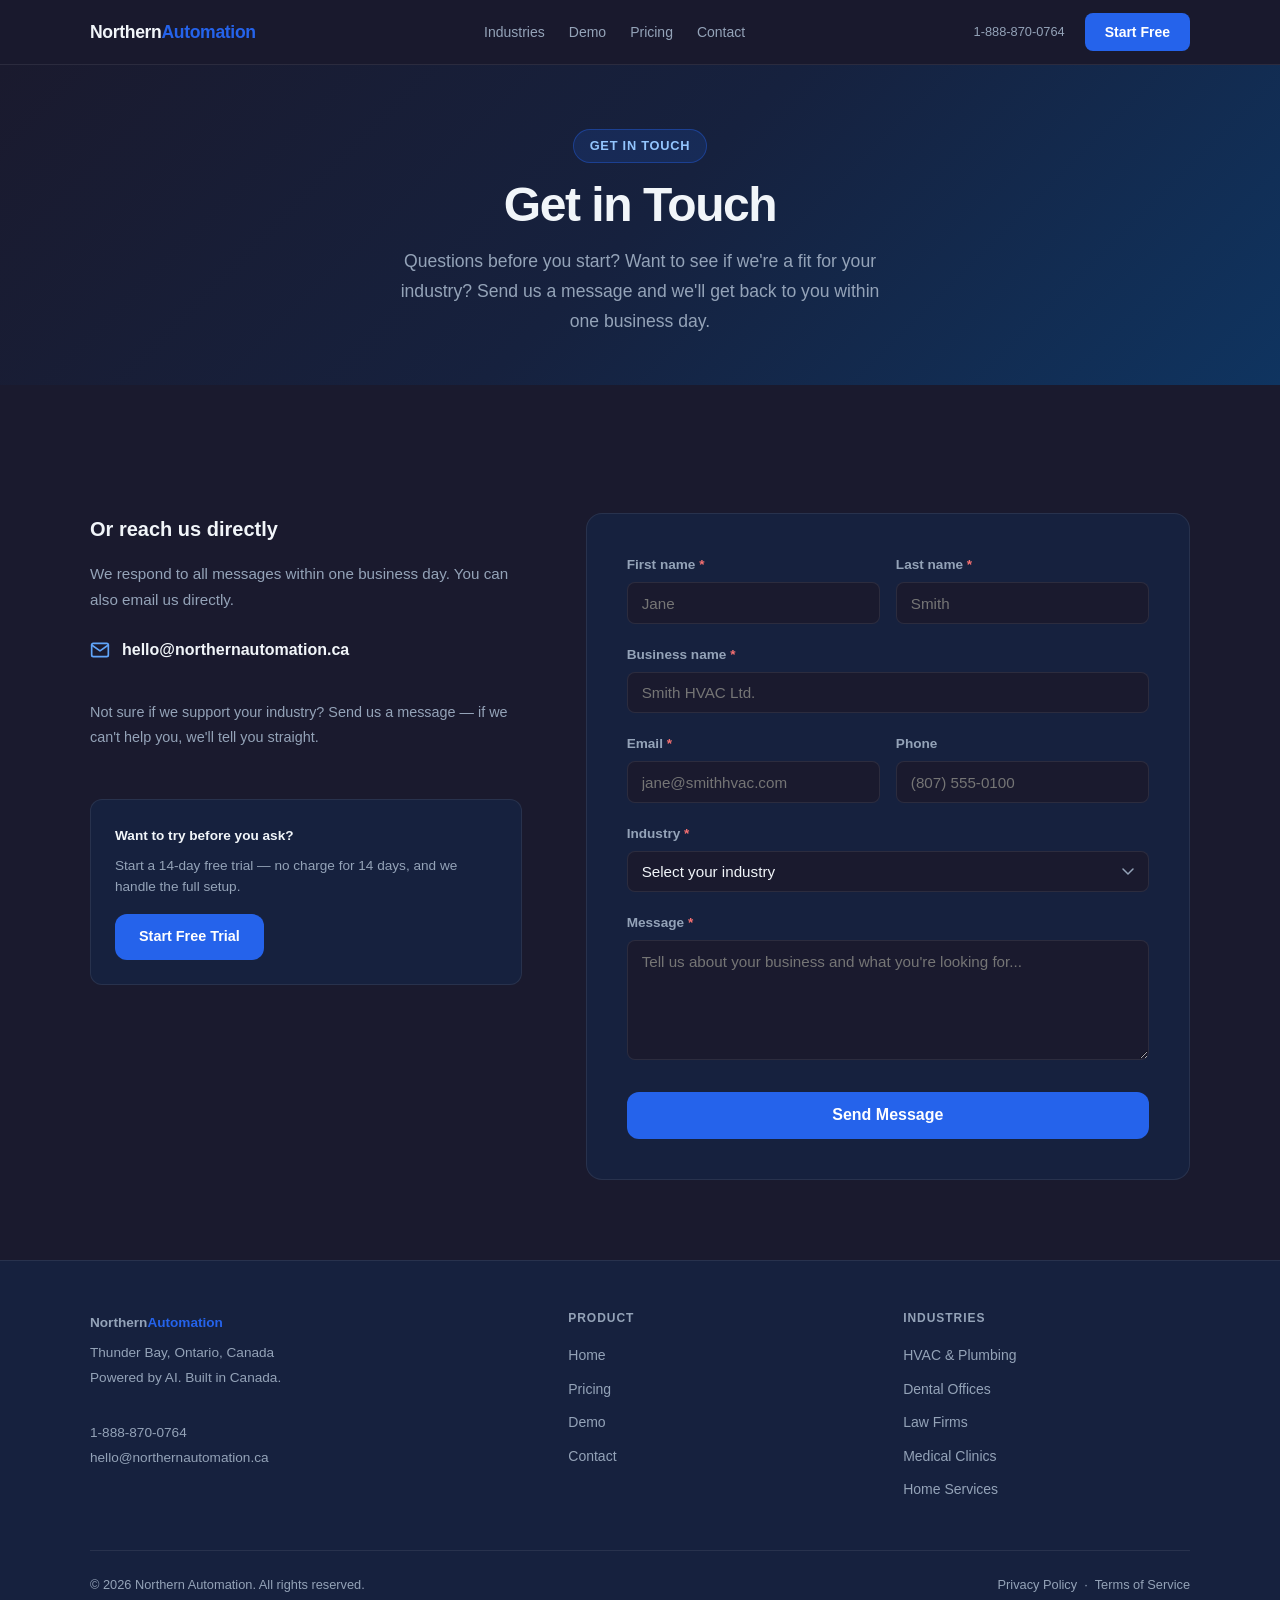
<file: contact.html>
<!DOCTYPE html>
<html lang="en">
<head>
  <meta charset="UTF-8">
  <meta name="viewport" content="width=device-width, initial-scale=1.0">
  <title>Contact — Northern Automation</title>
  <meta name="description" content="Get in touch with Northern Automation. Talk to us about AI receptionist for your service business, or ask any questions before you start your free trial.">

  <link rel="icon" type="image/svg+xml" href="/favicon.svg">
  <link rel="canonical" href="https://northernautomation.ca/contact">

  <!-- Open Graph -->
  <meta property="og:type" content="website">
  <meta property="og:url" content="https://northernautomation.ca/contact">
  <meta property="og:title" content="Contact — Northern Automation">
  <meta property="og:description" content="Talk to us about AI receptionist for your service business, or ask any questions before you start your free trial.">
  <meta property="og:site_name" content="Northern Automation">
  <meta property="og:locale" content="en_CA">

  <!-- Twitter Card -->
  <meta name="twitter:card" content="summary">
  <meta name="twitter:title" content="Contact — Northern Automation">
  <meta name="twitter:description" content="Talk to us about AI receptionist for your service business, or ask any questions before you start your free trial.">

  <link rel="stylesheet" href="/styles.css">
  <script defer data-domain="northernautomation.ca" src="https://analytics.northernautomation.ca/js/script.tagged-events.outbound-links.js"></script>
</head>
<body>

  <div id="nav"></div>

  <!-- ══════════════════════════════════════════
       CONTACT HERO
  ══════════════════════════════════════════ -->
  <section style="background: linear-gradient(135deg, var(--bg) 0%, var(--bg2) 50%, var(--bg3) 100%); padding: 4rem 2rem 3rem; text-align: center;">
    <div class="container">
      <div class="badge-blue">Get in Touch</div>
      <h1 style="font-size: clamp(2rem, 5vw, 3rem); font-weight: 800; letter-spacing: -0.03em; line-height: 1.1; margin: 1rem 0 1rem;">Get in Touch</h1>
      <p style="font-size: 1.1rem; color: var(--muted); max-width: 500px; margin: 0 auto; line-height: 1.7;">Questions before you start? Want to see if we're a fit for your industry? Send us a message and we'll get back to you within one business day.</p>
    </div>
  </section>

  <!-- ══════════════════════════════════════════
       CONTACT FORM + INFO
  ══════════════════════════════════════════ -->
  <section class="contact-section">
    <div class="container">
      <div class="contact-grid">

        <!-- Left: contact info -->
        <div class="contact-info">
          <h3>Or reach us directly</h3>
          <p>We respond to all messages within one business day. You can also email us directly.</p>

          <div class="contact-detail">
            <svg viewBox="0 0 24 24"><path d="M4 4h16c1.1 0 2 .9 2 2v12c0 1.1-.9 2-2 2H4c-1.1 0-2-.9-2-2V6c0-1.1.9-2 2-2z"/><polyline points="22,6 12,13 2,6"/></svg>
            <a href="mailto:hello@northernautomation.ca">hello@northernautomation.ca</a>
          </div>

          <br>
          <p style="font-size: 0.9rem; color: var(--muted); line-height: 1.7;">Not sure if we support your industry? Send us a message — if we can't help you, we'll tell you straight.</p>

          <br>
          <div style="background: var(--bg2); border: 1px solid var(--border); border-radius: var(--radius); padding: 1.5rem;">
            <p style="font-size: 0.85rem; font-weight: 700; color: var(--text); margin-bottom: 0.5rem;">Want to try before you ask?</p>
            <p style="font-size: 0.85rem; color: var(--muted); margin-bottom: 1rem; line-height: 1.6;">Start a 14-day free trial — no charge for 14 days, and we handle the full setup.</p>
            <a href="https://webhook.northernautomation.ca/webhook/checkout?plan=growth-monthly"
               class="btn-primary"
               style="font-size: 0.9rem; padding: 0.7rem 1.5rem;"
               data-plausible-event-name="CTA Click">Start Free Trial</a>
          </div>
        </div>

        <!-- Right: form -->
        <div class="contact-form-card">
          <!-- Success state (hidden by default) -->
          <div id="formSuccess" style="display:none; text-align:center; padding: 2rem 0;">
            <div style="font-size: 3rem; margin-bottom: 1rem;">✓</div>
            <h3 style="font-size: 1.25rem; font-weight: 700; margin-bottom: 0.5rem;">Message sent.</h3>
            <p style="color: var(--muted); font-size: 0.95rem; line-height: 1.6;">We'll get back to you within one business day.<br>If it's urgent, email us at <a href="mailto:hello@northernautomation.ca" style="color: #60a5fa; text-decoration: none;">hello@northernautomation.ca</a>.</p>
          </div>

          <!-- Form -->
          <form id="contactForm" novalidate>
            <div class="form-row">
              <div class="form-group">
                <label class="form-label" for="firstName">First name <span style="color:var(--red);">*</span></label>
                <input type="text" id="firstName" name="firstName" class="form-input" placeholder="Jane" required autocomplete="given-name">
              </div>
              <div class="form-group">
                <label class="form-label" for="lastName">Last name <span style="color:var(--red);">*</span></label>
                <input type="text" id="lastName" name="lastName" class="form-input" placeholder="Smith" required autocomplete="family-name">
              </div>
            </div>

            <div class="form-group">
              <label class="form-label" for="businessName">Business name <span style="color:var(--red);">*</span></label>
              <input type="text" id="businessName" name="businessName" class="form-input" placeholder="Smith HVAC Ltd." required autocomplete="organization">
            </div>

            <div class="form-row">
              <div class="form-group">
                <label class="form-label" for="email">Email <span style="color:var(--red);">*</span></label>
                <input type="email" id="email" name="email" class="form-input" placeholder="jane@smithhvac.com" required autocomplete="email">
              </div>
              <div class="form-group">
                <label class="form-label" for="phone">Phone</label>
                <input type="tel" id="phone" name="phone" class="form-input" placeholder="(807) 555-0100" autocomplete="tel">
              </div>
            </div>

            <div class="form-group">
              <label class="form-label" for="industry">Industry <span style="color:var(--red);">*</span></label>
              <select id="industry" name="industry" class="form-select" required>
                <option value="" disabled selected>Select your industry</option>
                <option value="hvac">HVAC &amp; Plumbing</option>
                <option value="dental">Dental Office</option>
                <option value="legal">Law Firm</option>
                <option value="medical">Medical Clinic</option>
                <option value="home-services">Home Services</option>
                <option value="other">Other</option>
              </select>
            </div>

            <div class="form-group">
              <label class="form-label" for="message">Message <span style="color:var(--red);">*</span></label>
              <textarea id="message" name="message" class="form-textarea" placeholder="Tell us about your business and what you're looking for..." required></textarea>
            </div>

            <div id="formError" style="display:none; margin-bottom: 1rem; padding: 0.75rem 1rem; background: rgba(248,113,113,0.1); border: 1px solid rgba(248,113,113,0.3); border-radius: 8px; font-size: 0.875rem; color: var(--red);"></div>

            <button type="submit" class="form-submit" id="submitBtn">Send Message</button>
          </form>
        </div>

      </div>
    </div>
  </section>

  <div id="footer"></div>

  <script src="/components.js"></script>
  <script>
    (function () {
      var form     = document.getElementById('contactForm');
      var success  = document.getElementById('formSuccess');
      var errorBox = document.getElementById('formError');
      var submitBtn = document.getElementById('submitBtn');

      form.addEventListener('submit', function (e) {
        e.preventDefault();
        errorBox.style.display = 'none';

        // Basic required-field check
        var required = form.querySelectorAll('[required]');
        var missing = false;
        required.forEach(function (el) {
          if (!el.value.trim()) { el.style.borderColor = 'var(--red)'; missing = true; }
          else { el.style.borderColor = ''; }
        });
        if (missing) {
          errorBox.textContent = 'Please fill in all required fields.';
          errorBox.style.display = 'block';
          return;
        }

        // Collect form data
        var payload = {
          firstName:    form.firstName.value.trim(),
          lastName:     form.lastName.value.trim(),
          businessName: form.businessName.value.trim(),
          email:        form.email.value.trim(),
          phone:        form.phone.value.trim(),
          industry:     form.industry.value,
          message:      form.message.value.trim(),
          source:       'northernautomation.ca/contact'
        };

        submitBtn.disabled = true;
        submitBtn.textContent = 'Sending…';

        fetch('https://webhook.northernautomation.ca/webhook/contact', {
          method: 'POST',
          headers: { 'Content-Type': 'application/json' },
          body: JSON.stringify(payload)
        })
        .then(function (res) {
          if (!res.ok) throw new Error('Server error ' + res.status);
          form.style.display = 'none';
          success.style.display = 'block';
          if (typeof fbq === 'function') fbq('track', 'Lead');
        })
        .catch(function () {
          errorBox.textContent = 'Something went wrong. Please email us directly at hello@northernautomation.ca.';
          errorBox.style.display = 'block';
          submitBtn.disabled = false;
          submitBtn.textContent = 'Send Message';
        });
      });
    })();
  </script>

</body>
</html>
</file>
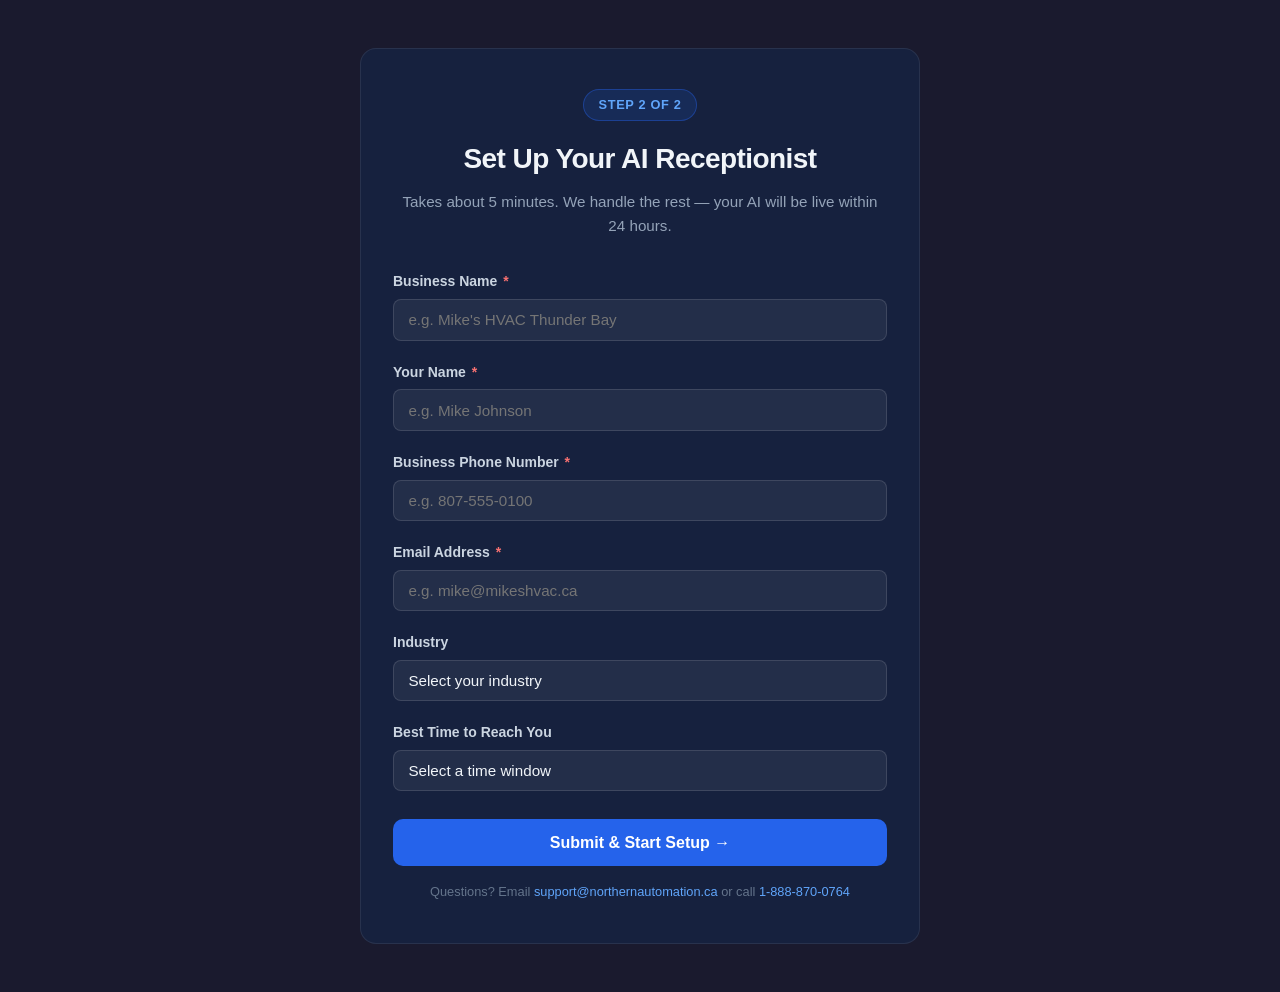
<file: onboarding.html>
<!DOCTYPE html>
<html lang="en">
<head>
  <meta charset="UTF-8">
  <meta name="viewport" content="width=device-width, initial-scale=1.0">
  <title>Set Up Your AI Receptionist — Northern Automation</title>
  <link rel="icon" type="image/svg+xml" href="/favicon.svg">
  <link rel="canonical" href="https://northernautomation.ca/onboarding.html">
  <link rel="stylesheet" href="/styles.css">
  <script defer data-domain="northernautomation.ca" src="https://analytics.northernautomation.ca/js/script.tagged-events.outbound-links.js"></script>
  <style>
    *, *::before, *::after { box-sizing: border-box; margin: 0; padding: 0; }

    body {
      font-family: -apple-system, BlinkMacSystemFont, 'Segoe UI', Roboto, sans-serif;
      background: #1a1a2e;
      color: #f1f5f9;
      min-height: 100vh;
      display: flex;
      flex-direction: column;
      align-items: center;
      justify-content: flex-start;
      padding: 3rem 1.5rem;
      -webkit-font-smoothing: antialiased;
    }

    .form-card {
      background: #16213e;
      border: 1px solid rgba(255,255,255,0.08);
      border-radius: 16px;
      padding: 2.5rem 2rem;
      max-width: 560px;
      width: 100%;
    }

    .form-header {
      text-align: center;
      margin-bottom: 2rem;
    }

    .form-badge {
      display: inline-block;
      background: rgba(37,99,235,0.15);
      border: 1px solid rgba(37,99,235,0.4);
      color: #60a5fa;
      font-size: 0.8rem;
      font-weight: 600;
      padding: 0.3rem 0.9rem;
      border-radius: 999px;
      margin-bottom: 1rem;
      text-transform: uppercase;
      letter-spacing: 0.05em;
    }

    .form-header h1 {
      font-size: 1.75rem;
      font-weight: 800;
      letter-spacing: -0.02em;
      margin-bottom: 0.5rem;
    }

    .form-header p {
      font-size: 0.95rem;
      color: #94a3b8;
      line-height: 1.6;
    }

    .form-group {
      margin-bottom: 1.25rem;
    }

    label {
      display: block;
      font-size: 0.875rem;
      font-weight: 600;
      color: #cbd5e1;
      margin-bottom: 0.4rem;
    }

    label .required {
      color: #f87171;
      margin-left: 2px;
    }

    input[type="text"],
    input[type="email"],
    input[type="tel"],
    select {
      width: 100%;
      background: rgba(255,255,255,0.06);
      border: 1px solid rgba(255,255,255,0.12);
      border-radius: 8px;
      padding: 0.7rem 0.9rem;
      font-size: 0.95rem;
      color: #f1f5f9;
      outline: none;
      transition: border-color 0.2s;
      -webkit-appearance: none;
    }

    input[type="text"]:focus,
    input[type="email"]:focus,
    input[type="tel"]:focus,
    select:focus {
      border-color: #2563eb;
    }

    select option {
      background: #16213e;
      color: #f1f5f9;
    }

    .submit-btn {
      width: 100%;
      background: #2563eb;
      color: #fff;
      border: none;
      border-radius: 10px;
      padding: 0.9rem 1.5rem;
      font-size: 1rem;
      font-weight: 700;
      cursor: pointer;
      margin-top: 0.5rem;
      transition: background 0.2s;
    }

    .submit-btn:hover { background: #1d4ed8; }
    .submit-btn:disabled { background: #475569; cursor: not-allowed; }

    .form-note {
      font-size: 0.8rem;
      color: #64748b;
      text-align: center;
      margin-top: 1rem;
      line-height: 1.6;
    }

    .form-note a { color: #60a5fa; text-decoration: none; }

    @media (max-width: 600px) {
      .form-card { padding: 1.75rem 1.25rem; }
    }
  </style>
</head>
<body>
  <div class="form-card">
    <div class="form-header">
      <div class="form-badge">Step 2 of 2</div>
      <h1>Set Up Your AI Receptionist</h1>
      <p>Takes about 5 minutes. We handle the rest — your AI will be live within 24 hours.</p>
    </div>

    <form action="https://webhook.northernautomation.ca/onboarding" method="POST" id="onboardingForm">

      <div class="form-group">
        <label for="business_name">Business Name <span class="required">*</span></label>
        <input type="text" id="business_name" name="business_name" required
               placeholder="e.g. Mike's HVAC Thunder Bay" autocomplete="organization">
      </div>

      <div class="form-group">
        <label for="contact_name">Your Name <span class="required">*</span></label>
        <input type="text" id="contact_name" name="contact_name" required
               placeholder="e.g. Mike Johnson" autocomplete="name">
      </div>

      <div class="form-group">
        <label for="phone">Business Phone Number <span class="required">*</span></label>
        <input type="tel" id="phone" name="phone" required
               placeholder="e.g. 807-555-0100" autocomplete="tel">
      </div>

      <div class="form-group">
        <label for="email">Email Address <span class="required">*</span></label>
        <input type="email" id="email" name="email" required
               placeholder="e.g. mike@mikeshvac.ca" autocomplete="email">
      </div>

      <div class="form-group">
        <label for="industry">Industry</label>
        <select id="industry" name="industry">
          <option value="">Select your industry</option>
          <option value="hvac">HVAC &amp; Plumbing</option>
          <option value="dental">Dental Office</option>
          <option value="medical">Medical Clinic</option>
          <option value="legal">Law Firm</option>
          <option value="home_services">Home Services (landscaping, cleaning, renos)</option>
          <option value="other">Other</option>
        </select>
      </div>

      <div class="form-group">
        <label for="best_time">Best Time to Reach You</label>
        <select id="best_time" name="best_time">
          <option value="">Select a time window</option>
          <option value="morning">Morning (8am – 12pm)</option>
          <option value="afternoon">Afternoon (12pm – 5pm)</option>
          <option value="evening">Evening (5pm – 8pm)</option>
          <option value="anytime">Anytime during business hours</option>
        </select>
      </div>

      <button type="submit" class="submit-btn" id="submitBtn">
        Submit &amp; Start Setup &rarr;
      </button>
    </form>

    <p class="form-note">
      Questions? Email <a href="mailto:support@northernautomation.ca">support@northernautomation.ca</a>
      or call <a href="tel:+18888700764">1-888-870-0764</a>
    </p>
  </div>

  <script>
    document.getElementById('onboardingForm').addEventListener('submit', function() {
      const btn = document.getElementById('submitBtn');
      btn.disabled = true;
      btn.textContent = 'Submitting…';
    });
  </script>
</body>
</html>
</file>
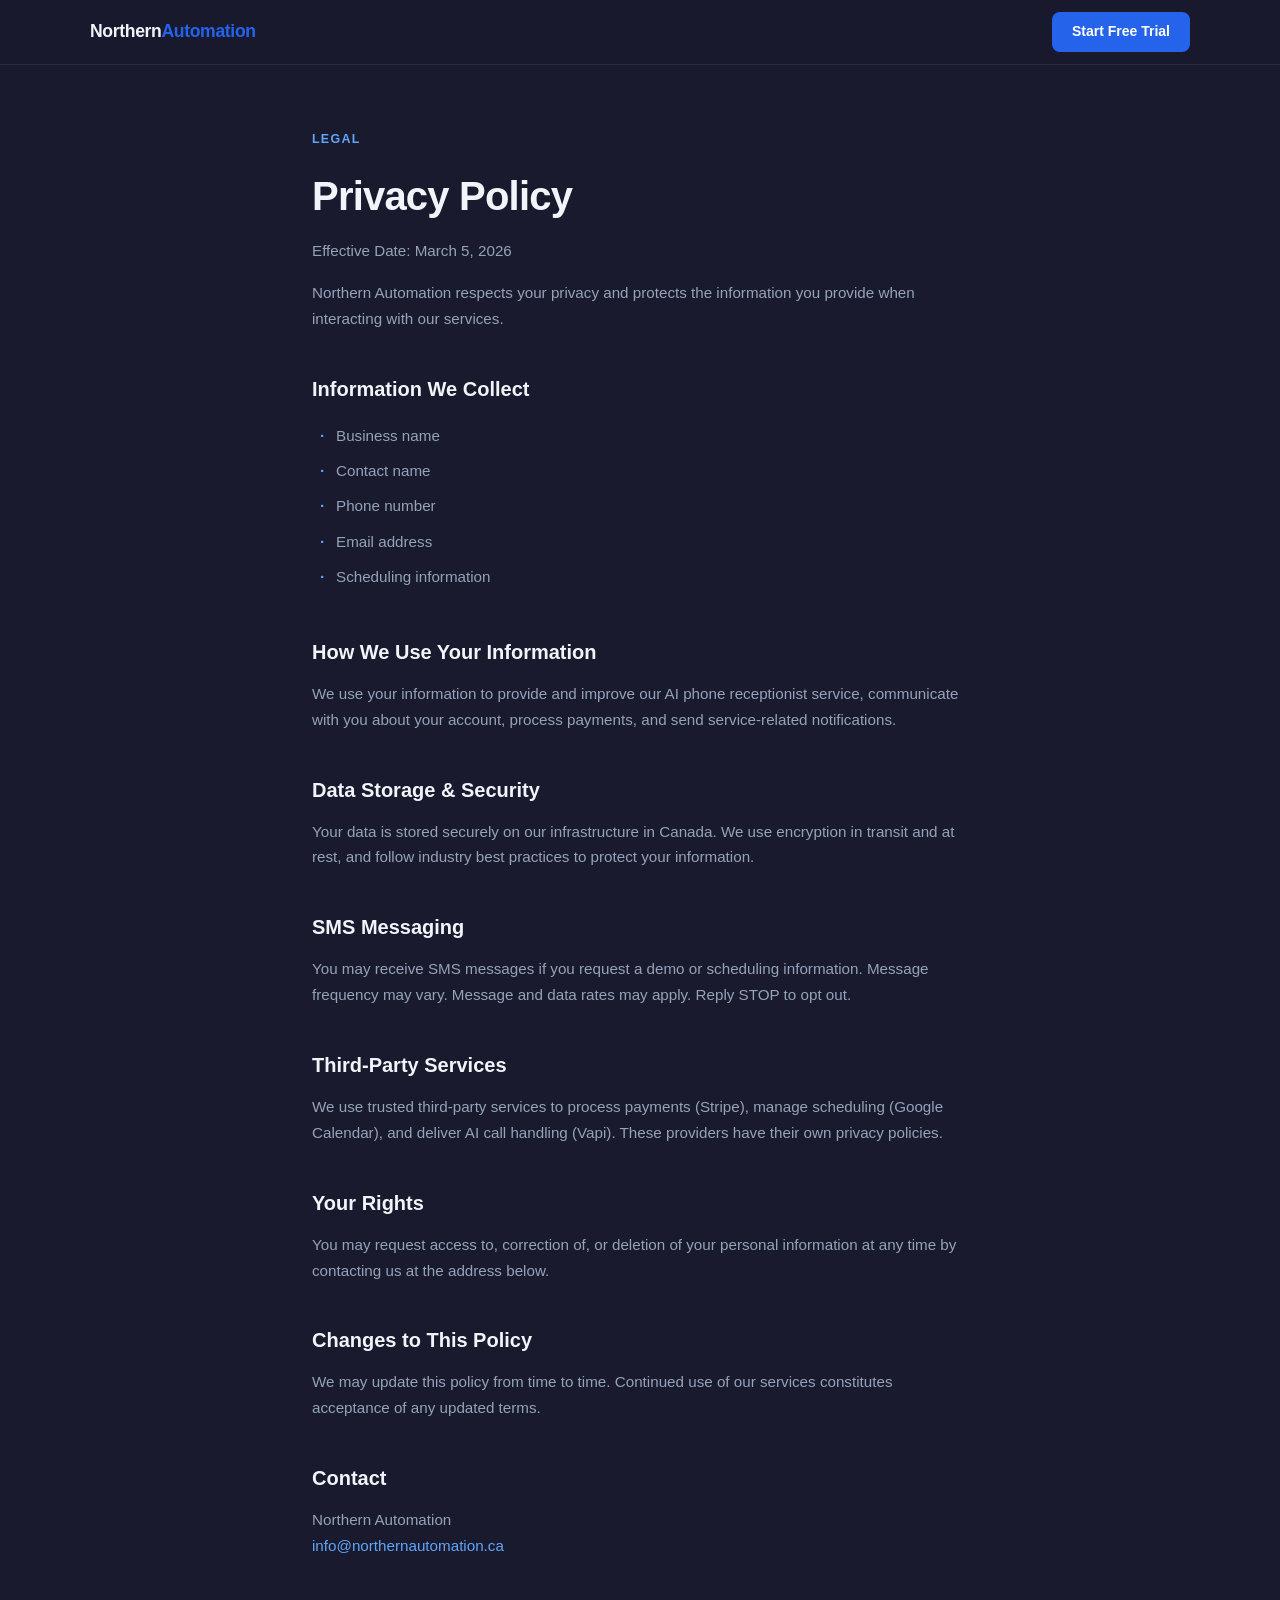
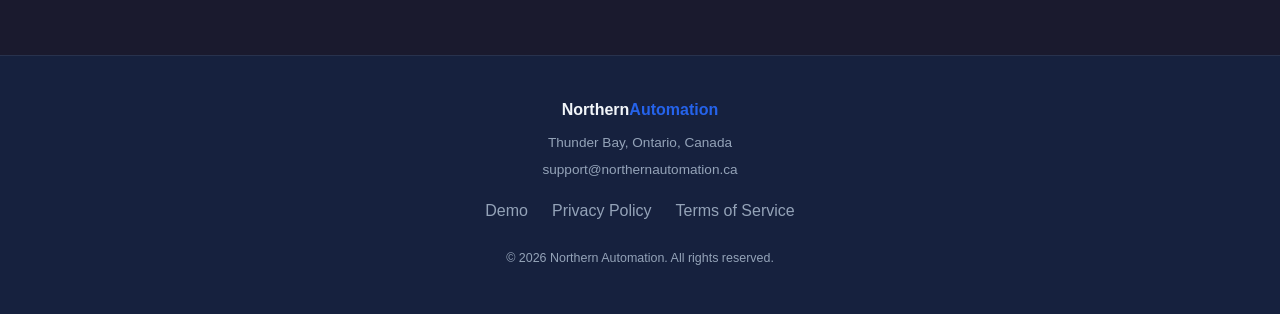
<file: privacy.html>
<!DOCTYPE html>
<html lang="en">
<head>
  <meta charset="UTF-8">
  <meta name="viewport" content="width=device-width, initial-scale=1.0">
  <title>Privacy Policy | Northern Automation</title>
  <meta name="description" content="Northern Automation's privacy policy — how we collect, use, and protect your information.">

  <!-- Favicon -->
  <link rel="icon" type="image/svg+xml" href="/favicon.svg">

  <!-- Canonical -->
  <link rel="canonical" href="https://northernautomation.ca/privacy">

  <style>
    *, *::before, *::after { box-sizing: border-box; margin: 0; padding: 0; }

    :root {
      --bg:       #1a1a2e;
      --bg2:      #16213e;
      --accent:   #2563eb;
      --accent-h: #1d4ed8;
      --text:     #f1f5f9;
      --muted:    #94a3b8;
      --border:   rgba(255,255,255,0.08);
    }

    html { scroll-behavior: smooth; }

    body {
      font-family: -apple-system, BlinkMacSystemFont, 'Segoe UI', Roboto, sans-serif;
      background: var(--bg);
      color: var(--text);
      line-height: 1.7;
      -webkit-font-smoothing: antialiased;
    }

    /* ── NAV ── */
    nav {
      position: sticky;
      top: 0;
      z-index: 100;
      background: rgba(26, 26, 46, 0.92);
      backdrop-filter: blur(12px);
      border-bottom: 1px solid var(--border);
      padding: 0 2rem;
    }
    .nav-inner {
      max-width: 1100px;
      margin: 0 auto;
      height: 64px;
      display: flex;
      align-items: center;
      justify-content: space-between;
    }
    .logo {
      font-size: 1.1rem;
      font-weight: 700;
      letter-spacing: -0.02em;
      color: var(--text);
      text-decoration: none;
    }
    .logo span { color: var(--accent); }
    .nav-cta {
      background: var(--accent);
      color: #fff;
      padding: 0.5rem 1.25rem;
      border-radius: 8px;
      text-decoration: none;
      font-size: 0.875rem;
      font-weight: 600;
      transition: background 0.2s;
    }
    .nav-cta:hover { background: var(--accent-h); }

    /* ── CONTENT ── */
    .content {
      max-width: 720px;
      margin: 0 auto;
      padding: 4rem 2rem 5rem;
    }

    .page-label {
      font-size: 0.78rem;
      font-weight: 700;
      letter-spacing: 0.1em;
      text-transform: uppercase;
      color: #60a5fa;
      margin-bottom: 0.75rem;
    }

    .content h1 {
      font-size: clamp(1.75rem, 4vw, 2.5rem);
      font-weight: 800;
      letter-spacing: -0.02em;
      margin-bottom: 0.5rem;
    }

    .effective-date {
      font-size: 0.9rem;
      color: var(--muted);
      margin-bottom: 2.5rem;
    }

    .content h2 {
      font-size: 1.25rem;
      font-weight: 700;
      margin-top: 2.5rem;
      margin-bottom: 0.75rem;
      color: var(--text);
    }

    .content p {
      font-size: 0.95rem;
      color: var(--muted);
      margin-bottom: 1rem;
    }

    .content ul {
      list-style: none;
      margin-bottom: 1rem;
      padding-left: 0;
    }

    .content ul li {
      font-size: 0.95rem;
      color: var(--muted);
      padding: 0.3rem 0;
      padding-left: 1.5rem;
      position: relative;
    }

    .content ul li::before {
      content: "·";
      position: absolute;
      left: 0.5rem;
      color: #60a5fa;
      font-weight: 700;
    }

    .content a {
      color: #60a5fa;
      text-decoration: none;
    }
    .content a:hover {
      text-decoration: underline;
    }

    /* ── FOOTER ── */
    footer {
      background: var(--bg2);
      border-top: 1px solid var(--border);
      padding: 2.5rem 2rem;
      text-align: center;
    }
    footer .footer-logo {
      font-size: 1rem;
      font-weight: 700;
      color: var(--text);
      margin-bottom: 0.5rem;
    }
    footer .footer-logo span { color: var(--accent); }
    footer p {
      font-size: 0.85rem;
      color: var(--muted);
      margin: 0.25rem 0;
    }
    footer a {
      color: var(--muted);
      text-decoration: none;
    }
    footer a:hover { color: var(--text); }
    .footer-links {
      display: flex;
      gap: 1.5rem;
      justify-content: center;
      margin-top: 1rem;
      flex-wrap: wrap;
    }

    @media (max-width: 600px) {
      .content { padding: 3rem 1.25rem 4rem; }
      nav { padding: 0 1.25rem; }
    }
  </style>
  <script defer data-domain="northernautomation.ca" src="https://analytics.northernautomation.ca/js/script.tagged-events.outbound-links.js"></script>
</head>
<body>

<nav>
  <div class="nav-inner">
    <a href="/" class="logo">Northern<span>Automation</span></a>
    <a href="/#pricing" class="nav-cta">Start Free Trial</a>
  </div>
</nav>

<div class="content">
  <div class="page-label">Legal</div>
  <h1>Privacy Policy</h1>
  <p class="effective-date">Effective Date: March 5, 2026</p>

  <p>Northern Automation respects your privacy and protects the information you provide when interacting with our services.</p>

  <h2>Information We Collect</h2>
  <ul>
    <li>Business name</li>
    <li>Contact name</li>
    <li>Phone number</li>
    <li>Email address</li>
    <li>Scheduling information</li>
  </ul>

  <h2>How We Use Your Information</h2>
  <p>We use your information to provide and improve our AI phone receptionist service, communicate with you about your account, process payments, and send service-related notifications.</p>

  <h2>Data Storage & Security</h2>
  <p>Your data is stored securely on our infrastructure in Canada. We use encryption in transit and at rest, and follow industry best practices to protect your information.</p>

  <h2>SMS Messaging</h2>
  <p>You may receive SMS messages if you request a demo or scheduling information. Message frequency may vary. Message and data rates may apply. Reply STOP to opt out.</p>

  <h2>Third-Party Services</h2>
  <p>We use trusted third-party services to process payments (Stripe), manage scheduling (Google Calendar), and deliver AI call handling (Vapi). These providers have their own privacy policies.</p>

  <h2>Your Rights</h2>
  <p>You may request access to, correction of, or deletion of your personal information at any time by contacting us at the address below.</p>

  <h2>Changes to This Policy</h2>
  <p>We may update this policy from time to time. Continued use of our services constitutes acceptance of any updated terms.</p>

  <h2>Contact</h2>
  <p>Northern Automation<br>
  <a href="mailto:info@northernautomation.ca">info@northernautomation.ca</a></p>
</div>

<footer>
  <div class="footer-logo">Northern<span>Automation</span></div>
  <p>Thunder Bay, Ontario, Canada</p>
  <p><a href="mailto:support@northernautomation.ca">support@northernautomation.ca</a></p>
  <div class="footer-links">
    <a href="/hvac-demo">Demo</a>
    <a href="/privacy.html">Privacy Policy</a>
    <a href="/terms.html">Terms of Service</a>
  </div>
  <p style="margin-top:1.5rem; font-size:0.78rem;">© 2026 Northern Automation. All rights reserved.</p>
</footer>

</body>
</html>
</file>
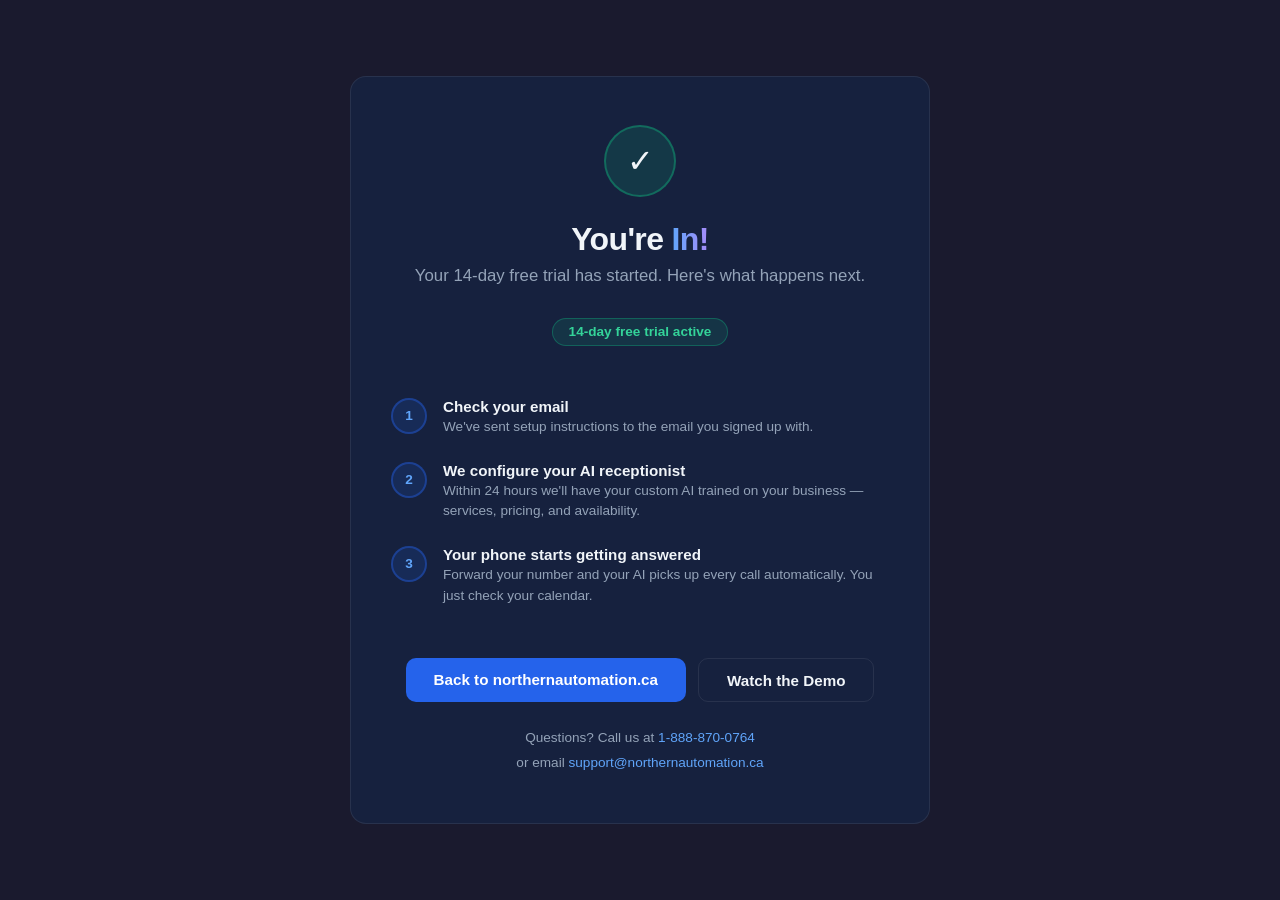
<file: success.html>
<!DOCTYPE html>
<html lang="en">
<head>
  <meta charset="UTF-8">
  <meta name="viewport" content="width=device-width, initial-scale=1.0">
  <title>You're In — Northern Automation</title>
  <!-- Favicon -->
  <link rel="icon" type="image/svg+xml" href="/favicon.svg">

  <!-- Canonical -->
  <link rel="canonical" href="https://northernautomation.ca/success">

  <style>
    *, *::before, *::after { box-sizing: border-box; margin: 0; padding: 0; }

    :root {
      --bg:       #1a1a2e;
      --bg2:      #16213e;
      --accent:   #2563eb;
      --accent-h: #1d4ed8;
      --text:     #f1f5f9;
      --muted:    #94a3b8;
      --border:   rgba(255,255,255,0.08);
      --green:    #34d399;
      --radius:   12px;
    }

    body {
      font-family: -apple-system, BlinkMacSystemFont, 'Segoe UI', Roboto, sans-serif;
      background: var(--bg);
      color: var(--text);
      min-height: 100vh;
      display: flex;
      flex-direction: column;
      align-items: center;
      justify-content: center;
      padding: 2rem;
      -webkit-font-smoothing: antialiased;
    }

    .card {
      background: var(--bg2);
      border: 1px solid var(--border);
      border-radius: 16px;
      padding: 3rem 2.5rem;
      max-width: 580px;
      width: 100%;
      text-align: center;
    }

    .icon {
      width: 72px;
      height: 72px;
      background: rgba(16, 185, 129, 0.15);
      border: 2px solid rgba(16, 185, 129, 0.4);
      border-radius: 50%;
      display: flex;
      align-items: center;
      justify-content: center;
      margin: 0 auto 1.5rem;
      font-size: 2rem;
    }

    h1 {
      font-size: 2rem;
      font-weight: 800;
      letter-spacing: -0.02em;
      margin-bottom: 0.5rem;
    }

    h1 span {
      background: linear-gradient(90deg, #60a5fa, #a78bfa);
      -webkit-background-clip: text;
      -webkit-text-fill-color: transparent;
      background-clip: text;
    }

    .subtitle {
      font-size: 1.05rem;
      color: var(--muted);
      margin-bottom: 2rem;
    }

    .trial-badge {
      display: inline-block;
      background: rgba(16, 185, 129, 0.12);
      border: 1px solid rgba(16, 185, 129, 0.35);
      color: var(--green);
      font-size: 0.85rem;
      font-weight: 600;
      padding: 0.35rem 1rem;
      border-radius: 999px;
      margin-bottom: 2.5rem;
    }

    /* ── Onboarding timeline ── */
    .timeline {
      text-align: left;
      margin-bottom: 2.5rem;
      counter-reset: onboard;
    }
    .timeline-step {
      display: flex;
      gap: 1rem;
      align-items: flex-start;
      padding: 0.75rem 0;
      counter-increment: onboard;
    }
    .timeline-num {
      width: 36px;
      height: 36px;
      border-radius: 50%;
      background: rgba(37, 99, 235, 0.15);
      border: 2px solid rgba(37, 99, 235, 0.4);
      color: #60a5fa;
      font-size: 0.85rem;
      font-weight: 800;
      display: flex;
      align-items: center;
      justify-content: center;
      flex-shrink: 0;
    }
    .timeline-num::before { content: counter(onboard); }
    .timeline-content h3 {
      font-size: 0.95rem;
      font-weight: 700;
      margin-bottom: 0.15rem;
    }
    .timeline-content p {
      font-size: 0.85rem;
      color: var(--muted);
      line-height: 1.5;
    }

    /* ── Actions ── */
    .actions {
      display: flex;
      gap: 0.75rem;
      flex-wrap: wrap;
      justify-content: center;
      margin-bottom: 1.5rem;
    }
    .btn {
      display: inline-block;
      background: var(--accent);
      color: #fff;
      padding: 0.8rem 1.75rem;
      border-radius: 10px;
      text-decoration: none;
      font-weight: 700;
      font-size: 0.95rem;
      transition: background 0.2s;
    }
    .btn:hover { background: var(--accent-h); }
    .btn-outline {
      display: inline-block;
      background: transparent;
      color: var(--text);
      padding: 0.8rem 1.75rem;
      border-radius: 10px;
      text-decoration: none;
      font-weight: 600;
      font-size: 0.95rem;
      border: 1px solid var(--border);
      transition: border-color 0.2s;
    }
    .btn-outline:hover { border-color: rgba(255,255,255,0.25); }

    .contact {
      font-size: 0.85rem;
      color: var(--muted);
      line-height: 1.8;
    }
    .contact a {
      color: #60a5fa;
      text-decoration: none;
    }
    .contact a:hover { text-decoration: underline; }

    @media (max-width: 600px) {
      .card { padding: 2rem 1.5rem; }
      .actions { flex-direction: column; }
    }
  </style>
  <script defer data-domain="northernautomation.ca" src="https://analytics.northernautomation.ca/js/script.tagged-events.outbound-links.js"></script>
  <script>
    !function(f,b,e,v,n,t,s){if(f.fbq)return;n=f.fbq=function(){n.callMethod?
    n.callMethod.apply(n,arguments):n.queue.push(arguments)};if(!f._fbq)f._fbq=n;
    n.push=n;n.loaded=!0;n.version='2.0';n.queue=[];t=b.createElement(e);t.async=!0;
    t.src=v;s=b.getElementsByTagName(e)[0];s.parentNode.insertBefore(t,s)}(window,
    document,'script','https://connect.facebook.net/en_US/fbevents.js');
    fbq('init', '1365129885645956');
    fbq('track', 'PageView');
    fbq('track', 'Purchase', {currency: 'CAD', value: 0});
  </script>
</head>
<body>
  <div class="card">
    <div class="icon">&#10003;</div>
    <h1>You're <span>In!</span></h1>
    <p class="subtitle">Your 14-day free trial has started. Here's what happens next.</p>
    <div class="trial-badge">14-day free trial active</div>

    <div class="timeline">
      <div class="timeline-step">
        <div class="timeline-num"></div>
        <div class="timeline-content">
          <h3>Check your email</h3>
          <p>We've sent setup instructions to the email you signed up with.</p>
        </div>
      </div>
      <div class="timeline-step">
        <div class="timeline-num"></div>
        <div class="timeline-content">
          <h3>We configure your AI receptionist</h3>
          <p>Within 24 hours we'll have your custom AI trained on your business — services, pricing, and availability.</p>
        </div>
      </div>
      <div class="timeline-step">
        <div class="timeline-num"></div>
        <div class="timeline-content">
          <h3>Your phone starts getting answered</h3>
          <p>Forward your number and your AI picks up every call automatically. You just check your calendar.</p>
        </div>
      </div>
    </div>

    <div class="actions">
      <a href="/" class="btn">Back to northernautomation.ca</a>
      <a href="/hvac" class="btn-outline" data-plausible-event-name="Demo Click">Watch the Demo</a>
    </div>

    <p class="contact">
      Questions? Call us at <a href="tel:+18888700764">1-888-870-0764</a><br>
      or email <a href="mailto:support@northernautomation.ca">support@northernautomation.ca</a>
    </p>
  </div>
</body>
</html>
</file>
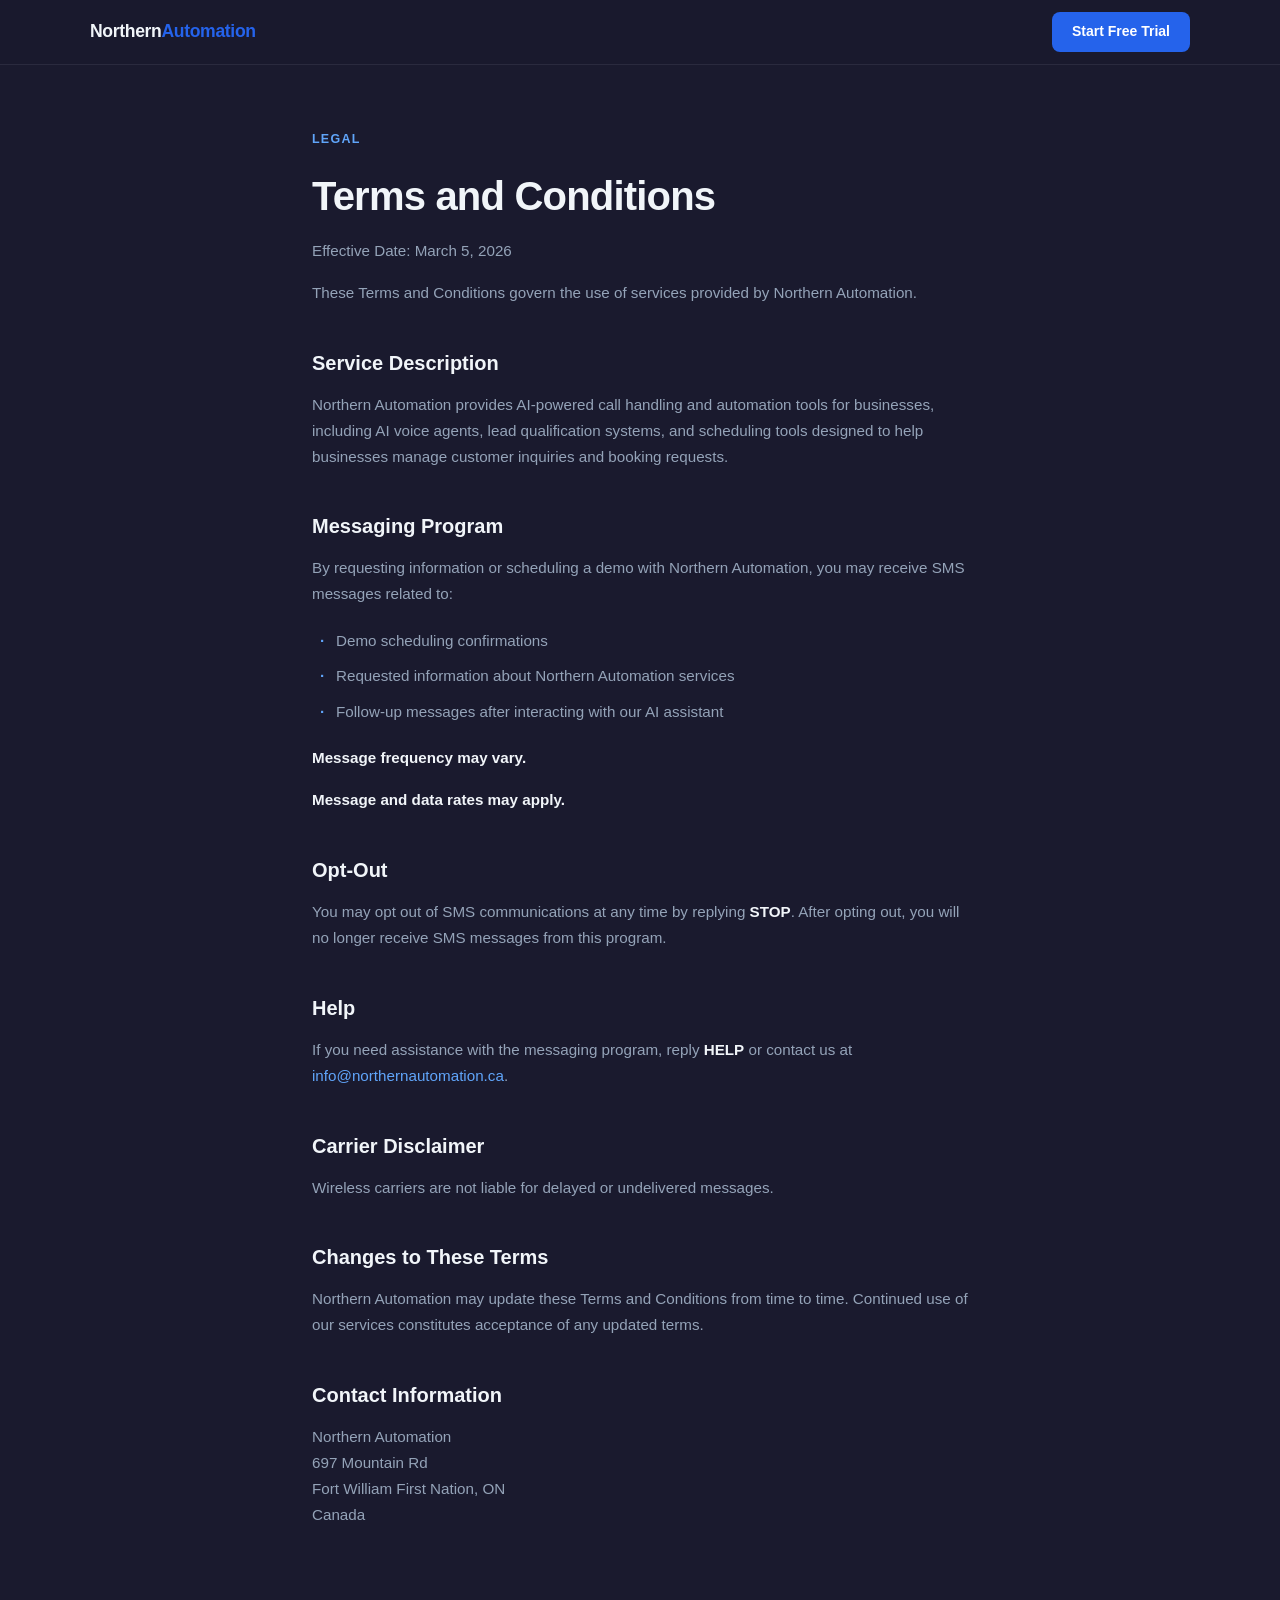
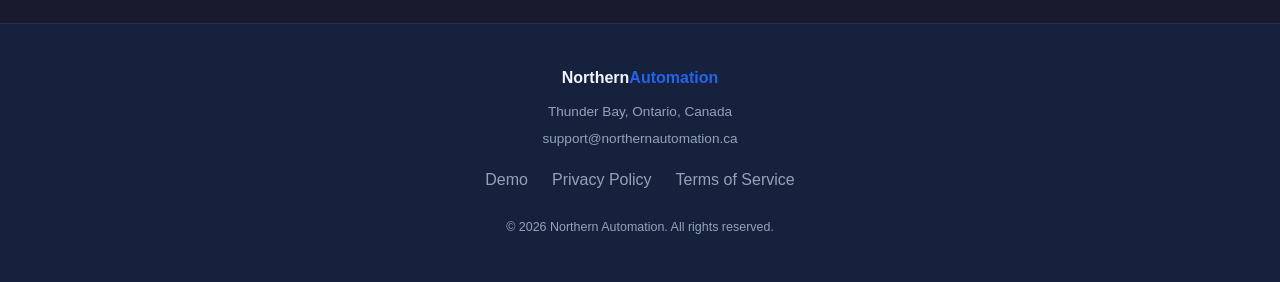
<file: terms.html>
<!DOCTYPE html>
<html lang="en">
<head>
  <meta charset="UTF-8">
  <meta name="viewport" content="width=device-width, initial-scale=1.0">
  <title>Terms and Conditions | Northern Automation</title>
  <meta name="description" content="Terms and conditions for Northern Automation's AI phone receptionist service.">

  <!-- Favicon -->
  <link rel="icon" type="image/svg+xml" href="/favicon.svg">

  <!-- Canonical -->
  <link rel="canonical" href="https://northernautomation.ca/terms">

  <style>
    *, *::before, *::after { box-sizing: border-box; margin: 0; padding: 0; }

    :root {
      --bg:       #1a1a2e;
      --bg2:      #16213e;
      --accent:   #2563eb;
      --accent-h: #1d4ed8;
      --text:     #f1f5f9;
      --muted:    #94a3b8;
      --border:   rgba(255,255,255,0.08);
    }

    html { scroll-behavior: smooth; }

    body {
      font-family: -apple-system, BlinkMacSystemFont, 'Segoe UI', Roboto, sans-serif;
      background: var(--bg);
      color: var(--text);
      line-height: 1.7;
      -webkit-font-smoothing: antialiased;
    }

    /* ── NAV ── */
    nav {
      position: sticky;
      top: 0;
      z-index: 100;
      background: rgba(26, 26, 46, 0.92);
      backdrop-filter: blur(12px);
      border-bottom: 1px solid var(--border);
      padding: 0 2rem;
    }
    .nav-inner {
      max-width: 1100px;
      margin: 0 auto;
      height: 64px;
      display: flex;
      align-items: center;
      justify-content: space-between;
    }
    .logo {
      font-size: 1.1rem;
      font-weight: 700;
      letter-spacing: -0.02em;
      color: var(--text);
      text-decoration: none;
    }
    .logo span { color: var(--accent); }
    .nav-cta {
      background: var(--accent);
      color: #fff;
      padding: 0.5rem 1.25rem;
      border-radius: 8px;
      text-decoration: none;
      font-size: 0.875rem;
      font-weight: 600;
      transition: background 0.2s;
    }
    .nav-cta:hover { background: var(--accent-h); }

    /* ── CONTENT ── */
    .content {
      max-width: 720px;
      margin: 0 auto;
      padding: 4rem 2rem 5rem;
    }

    .page-label {
      font-size: 0.78rem;
      font-weight: 700;
      letter-spacing: 0.1em;
      text-transform: uppercase;
      color: #60a5fa;
      margin-bottom: 0.75rem;
    }

    .content h1 {
      font-size: clamp(1.75rem, 4vw, 2.5rem);
      font-weight: 800;
      letter-spacing: -0.02em;
      margin-bottom: 0.5rem;
    }

    .effective-date {
      font-size: 0.9rem;
      color: var(--muted);
      margin-bottom: 2.5rem;
    }

    .content h2 {
      font-size: 1.25rem;
      font-weight: 700;
      margin-top: 2.5rem;
      margin-bottom: 0.75rem;
      color: var(--text);
    }

    .content p {
      font-size: 0.95rem;
      color: var(--muted);
      margin-bottom: 1rem;
    }

    .content ul {
      list-style: none;
      margin-bottom: 1rem;
      padding-left: 0;
    }

    .content ul li {
      font-size: 0.95rem;
      color: var(--muted);
      padding: 0.3rem 0;
      padding-left: 1.5rem;
      position: relative;
    }

    .content ul li::before {
      content: "·";
      position: absolute;
      left: 0.5rem;
      color: #60a5fa;
      font-weight: 700;
    }

    .content strong {
      color: var(--text);
    }

    .content a {
      color: #60a5fa;
      text-decoration: none;
    }
    .content a:hover {
      text-decoration: underline;
    }

    /* ── FOOTER ── */
    footer {
      background: var(--bg2);
      border-top: 1px solid var(--border);
      padding: 2.5rem 2rem;
      text-align: center;
    }
    footer .footer-logo {
      font-size: 1rem;
      font-weight: 700;
      color: var(--text);
      margin-bottom: 0.5rem;
    }
    footer .footer-logo span { color: var(--accent); }
    footer p {
      font-size: 0.85rem;
      color: var(--muted);
      margin: 0.25rem 0;
    }
    footer a {
      color: var(--muted);
      text-decoration: none;
    }
    footer a:hover { color: var(--text); }
    .footer-links {
      display: flex;
      gap: 1.5rem;
      justify-content: center;
      margin-top: 1rem;
      flex-wrap: wrap;
    }

    @media (max-width: 600px) {
      .content { padding: 3rem 1.25rem 4rem; }
      nav { padding: 0 1.25rem; }
    }
  </style>
  <script defer data-domain="northernautomation.ca" src="https://analytics.northernautomation.ca/js/script.tagged-events.outbound-links.js"></script>
</head>
<body>

<nav>
  <div class="nav-inner">
    <a href="/" class="logo">Northern<span>Automation</span></a>
    <a href="/#pricing" class="nav-cta">Start Free Trial</a>
  </div>
</nav>

<div class="content">
  <div class="page-label">Legal</div>
  <h1>Terms and Conditions</h1>
  <p class="effective-date">Effective Date: March 5, 2026</p>

  <p>These Terms and Conditions govern the use of services provided by Northern Automation.</p>

  <h2>Service Description</h2>
  <p>Northern Automation provides AI-powered call handling and automation tools for businesses, including AI voice agents, lead qualification systems, and scheduling tools designed to help businesses manage customer inquiries and booking requests.</p>

  <h2>Messaging Program</h2>
  <p>By requesting information or scheduling a demo with Northern Automation, you may receive SMS messages related to:</p>
  <ul>
    <li>Demo scheduling confirmations</li>
    <li>Requested information about Northern Automation services</li>
    <li>Follow-up messages after interacting with our AI assistant</li>
  </ul>
  <p><strong>Message frequency may vary.</strong></p>
  <p><strong>Message and data rates may apply.</strong></p>

  <h2>Opt-Out</h2>
  <p>You may opt out of SMS communications at any time by replying <strong>STOP</strong>. After opting out, you will no longer receive SMS messages from this program.</p>

  <h2>Help</h2>
  <p>If you need assistance with the messaging program, reply <strong>HELP</strong> or contact us at <a href="mailto:info@northernautomation.ca">info@northernautomation.ca</a>.</p>

  <h2>Carrier Disclaimer</h2>
  <p>Wireless carriers are not liable for delayed or undelivered messages.</p>

  <h2>Changes to These Terms</h2>
  <p>Northern Automation may update these Terms and Conditions from time to time. Continued use of our services constitutes acceptance of any updated terms.</p>

  <h2>Contact Information</h2>
  <p>Northern Automation<br>
  697 Mountain Rd<br>
  Fort William First Nation, ON<br>
  Canada</p>
</div>

<footer>
  <div class="footer-logo">Northern<span>Automation</span></div>
  <p>Thunder Bay, Ontario, Canada</p>
  <p><a href="mailto:support@northernautomation.ca">support@northernautomation.ca</a></p>
  <div class="footer-links">
    <a href="/hvac-demo">Demo</a>
    <a href="/privacy.html">Privacy Policy</a>
    <a href="/terms.html">Terms of Service</a>
  </div>
  <p style="margin-top:1.5rem; font-size:0.78rem;">© 2026 Northern Automation. All rights reserved.</p>
</footer>

</body>
</html>
</file>
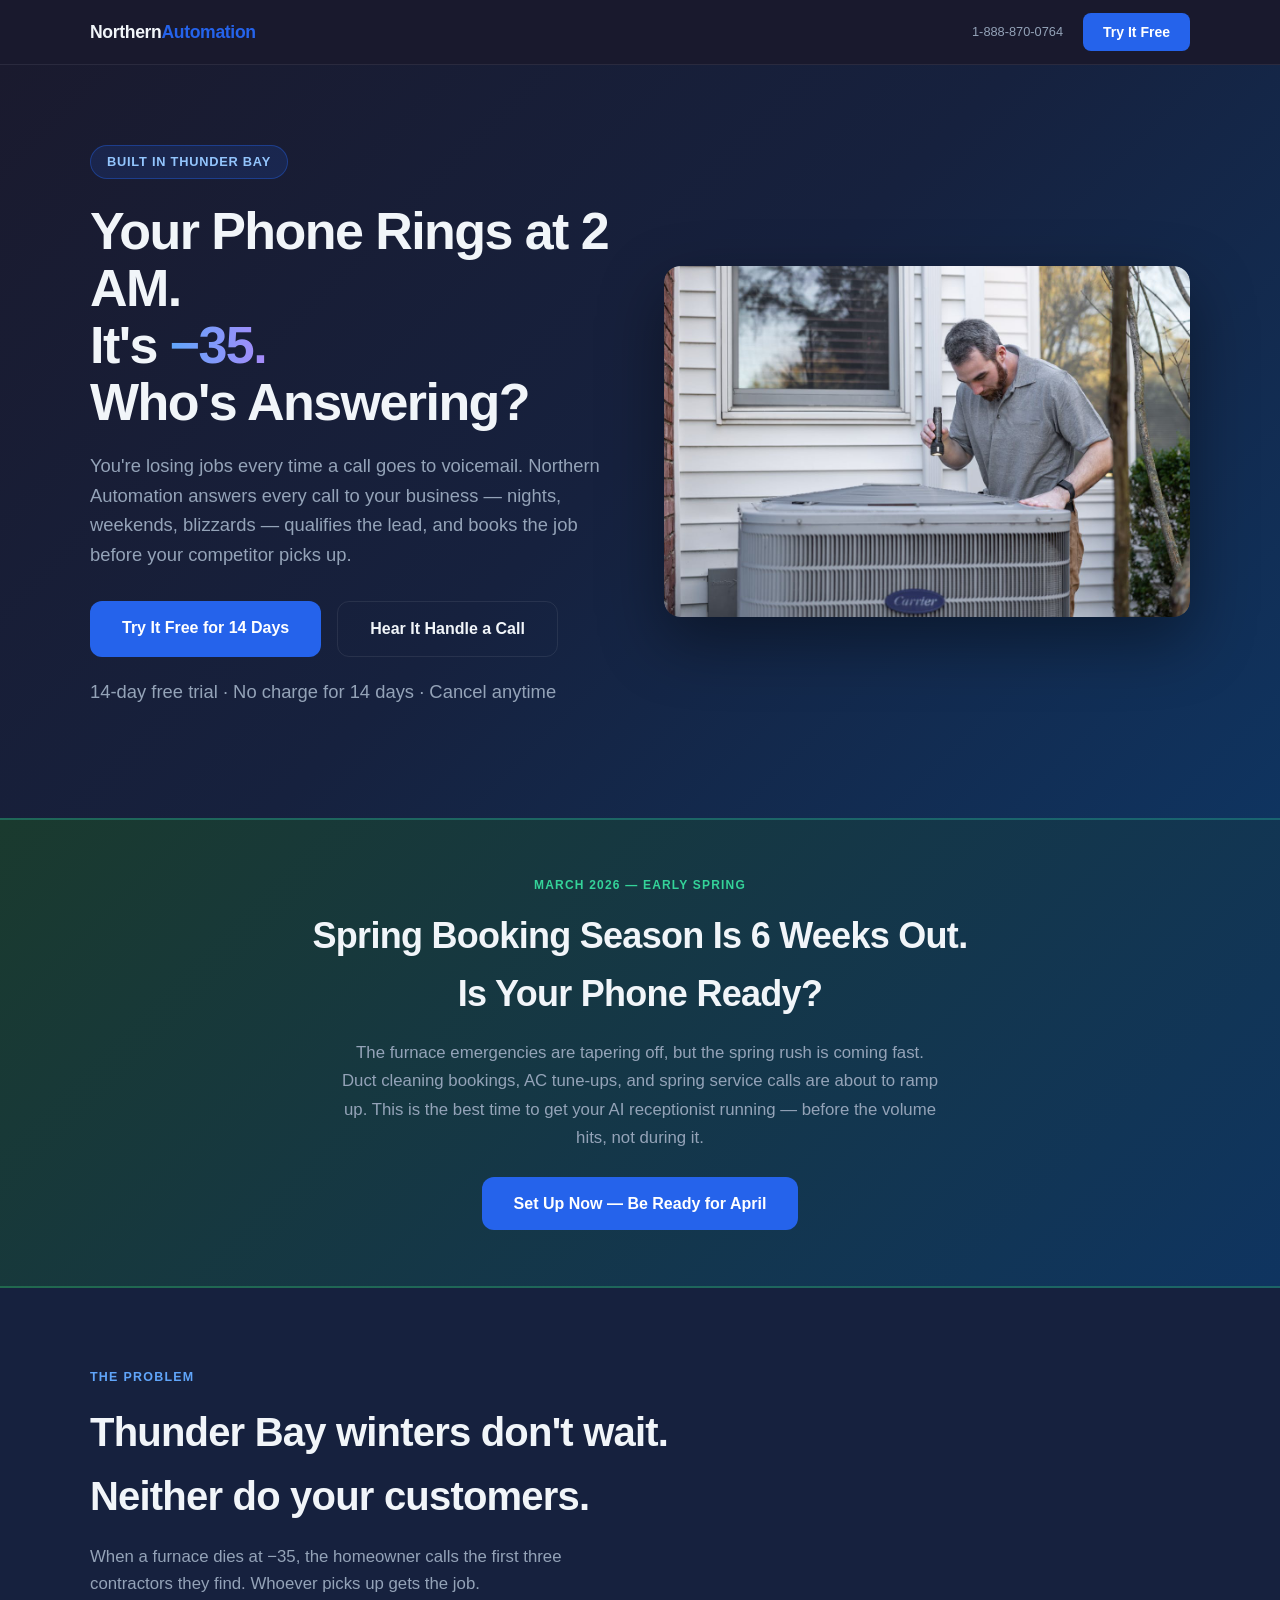
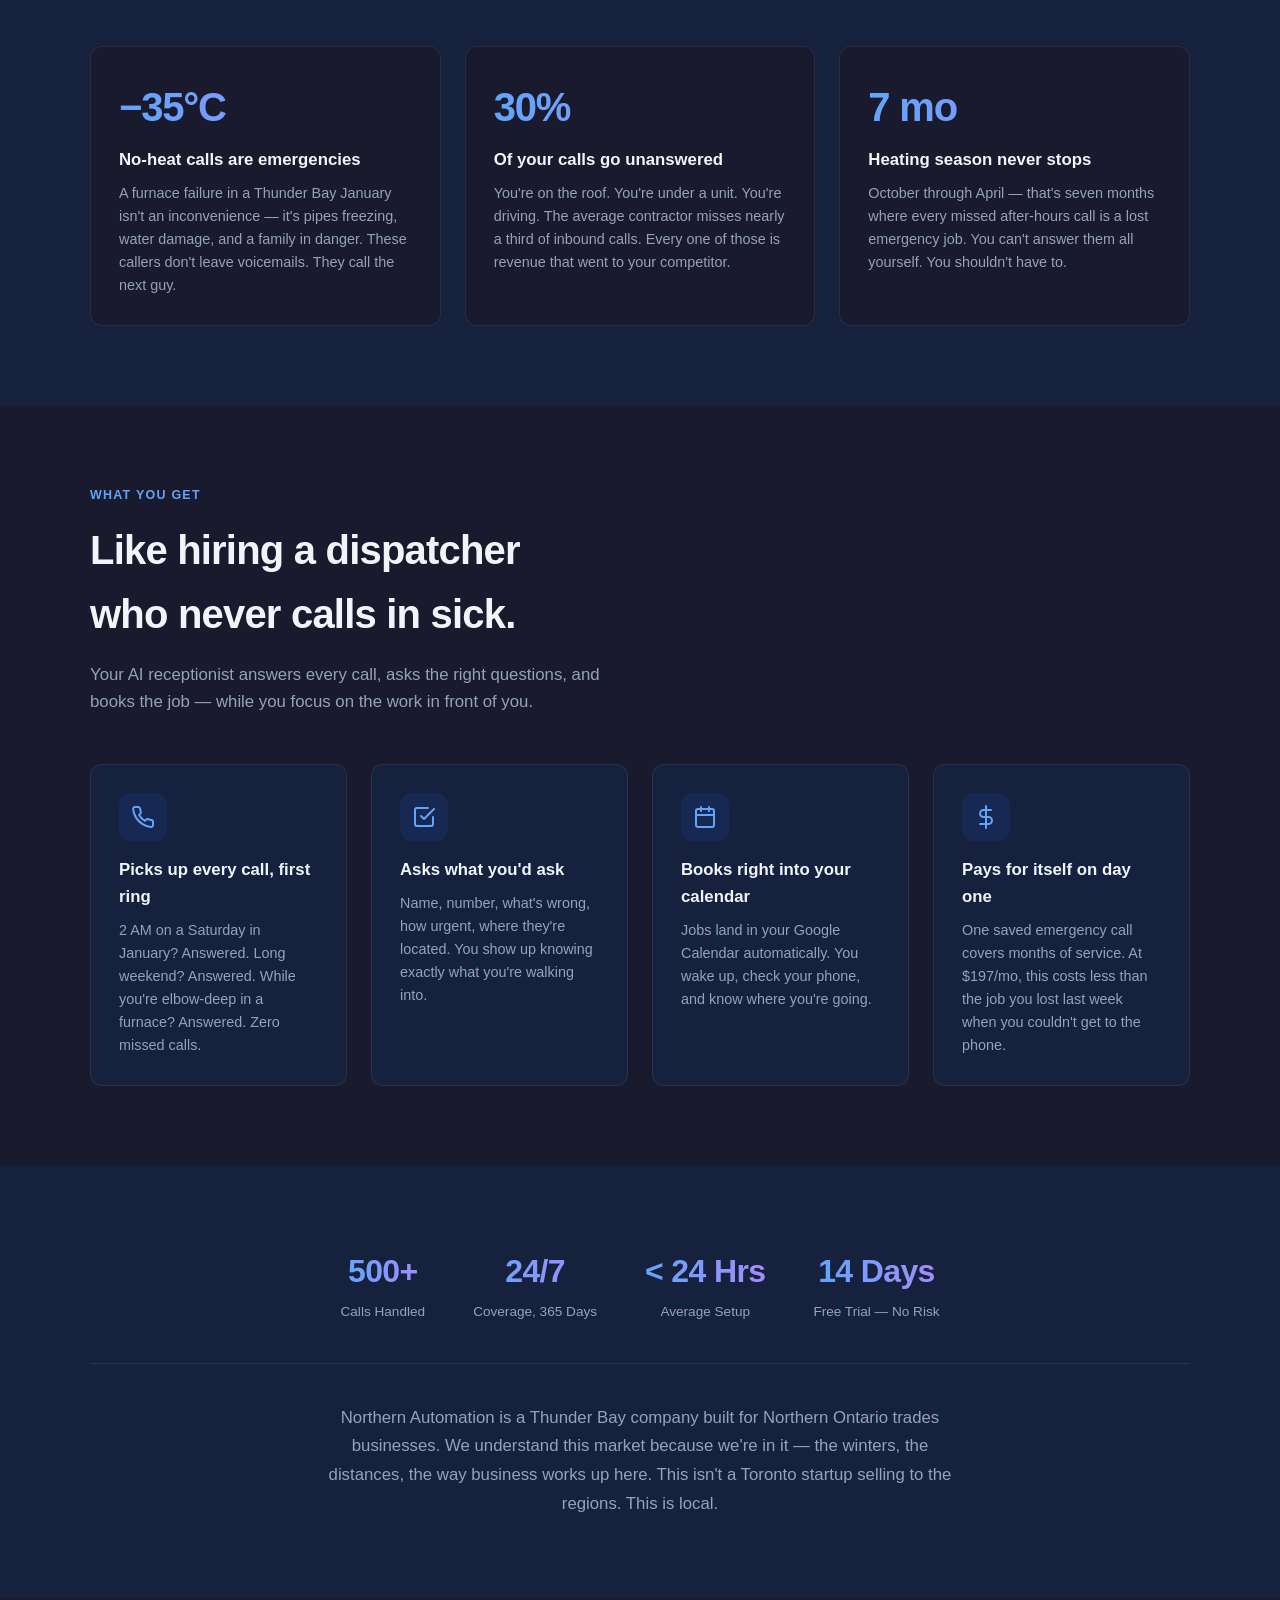
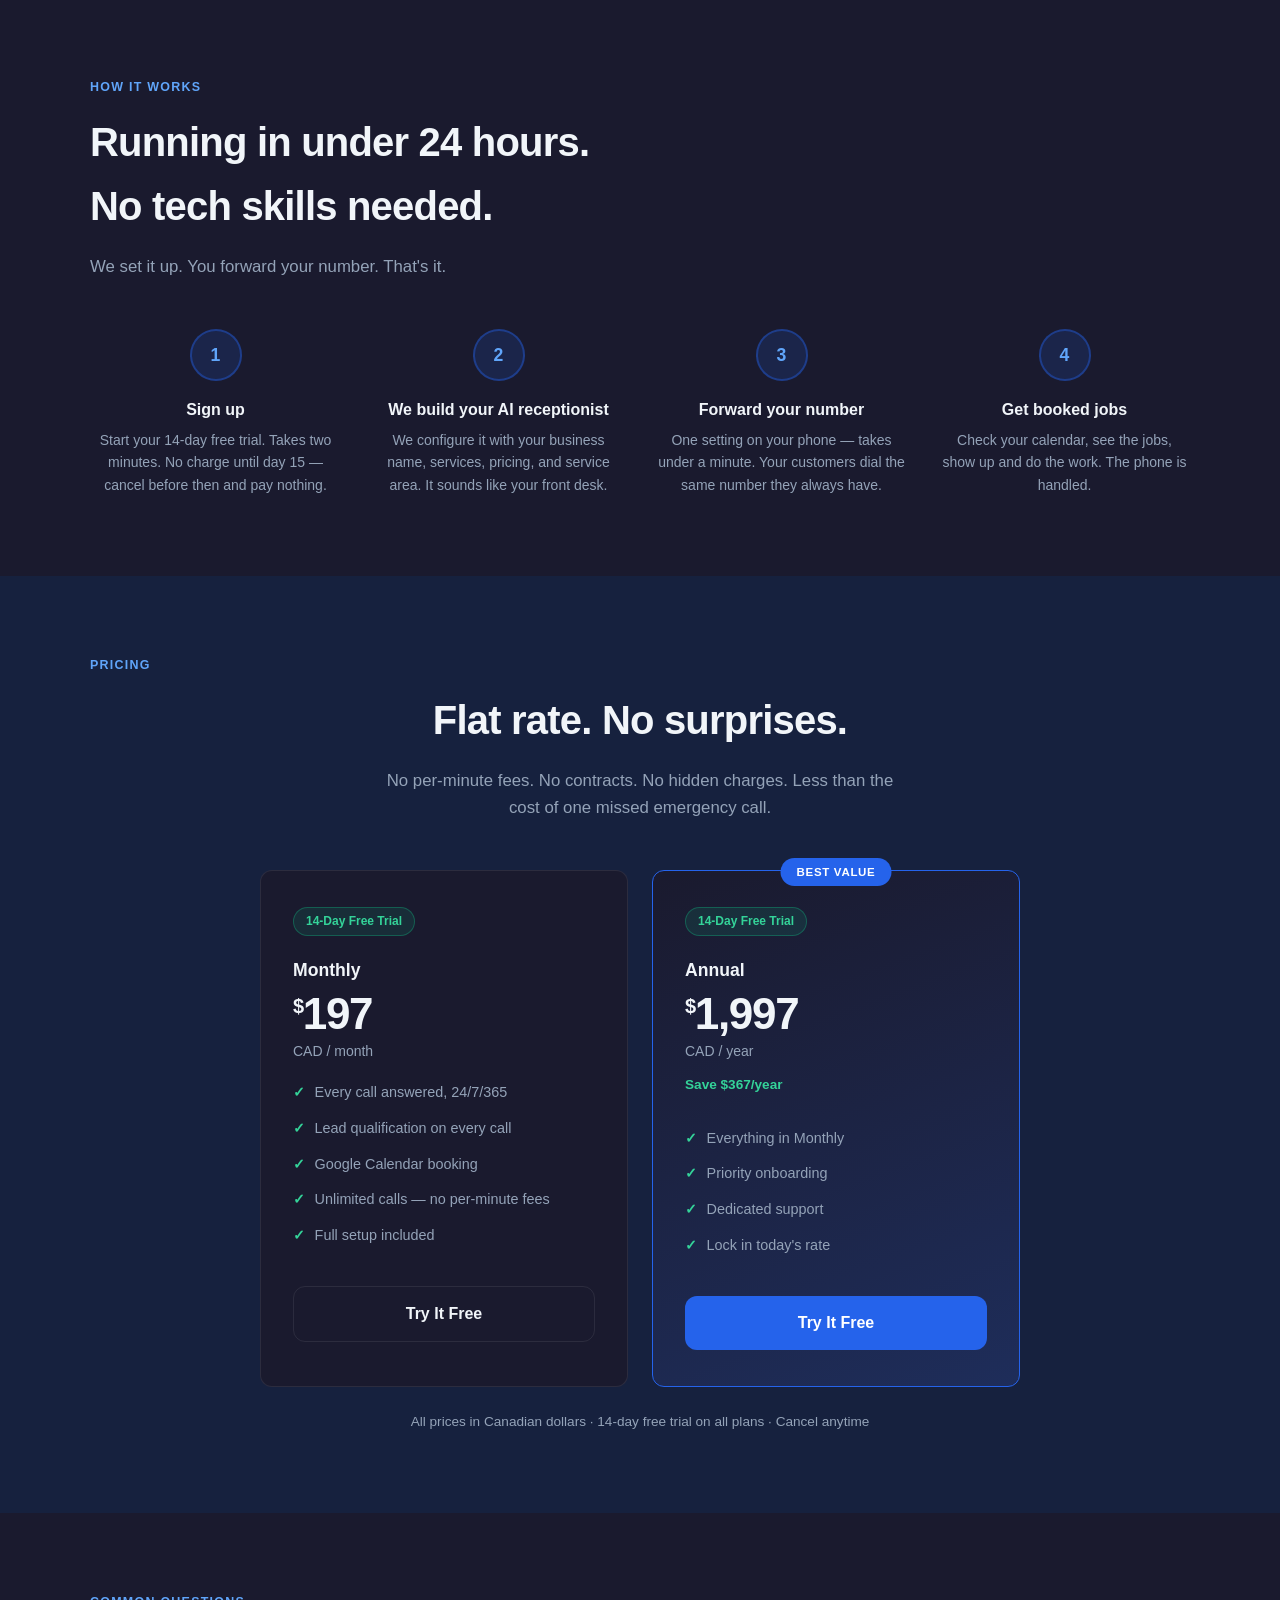
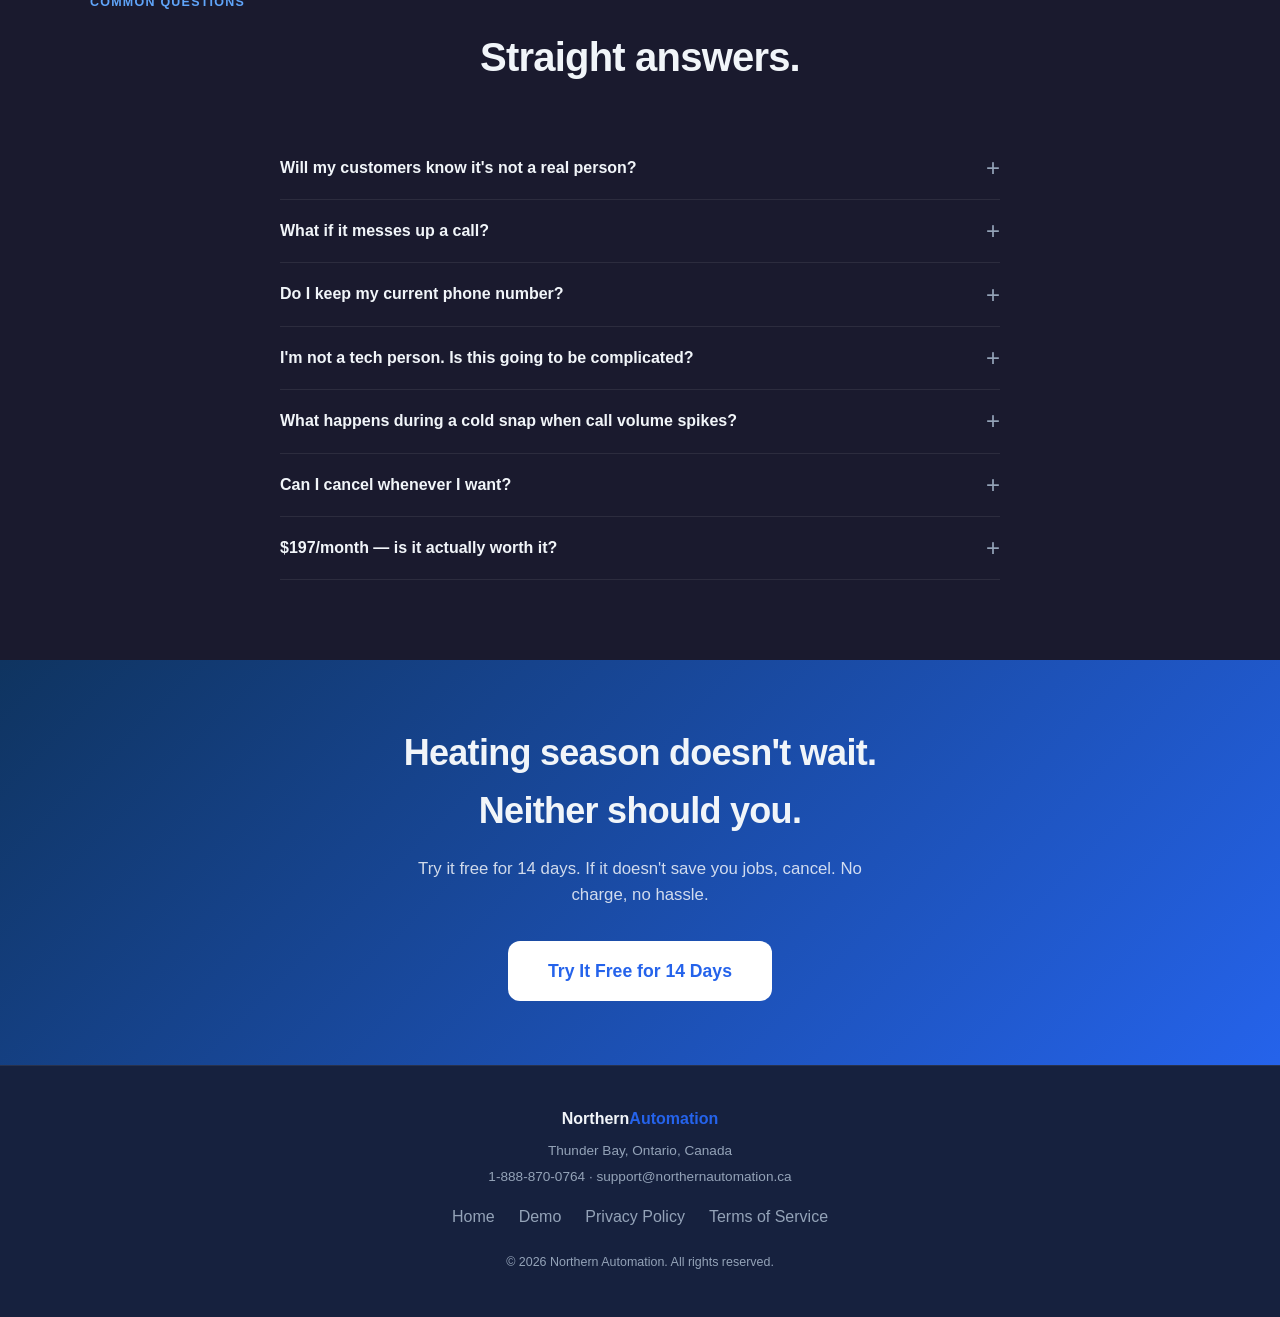
<file: thunder-bay.html>
<!DOCTYPE html>
<html lang="en">
<head>
  <meta charset="UTF-8">
  <meta name="viewport" content="width=device-width, initial-scale=1.0">
  <title>HVAC Answering Service Thunder Bay — Northern Automation</title>
  <meta name="description" content="Thunder Bay's own AI phone answering for HVAC contractors. Never miss a call at -35°C again. 24/7 coverage, 14-day free trial, $197/mo.">
  <!-- Favicon -->
  <link rel="icon" type="image/svg+xml" href="/favicon.svg">

  <!-- Canonical -->
  <link rel="canonical" href="https://northernautomation.ca/thunder-bay">

  <!-- Open Graph -->
  <meta property="og:type" content="website">
  <meta property="og:url" content="https://northernautomation.ca/thunder-bay">
  <meta property="og:title" content="HVAC Answering Service Thunder Bay — Northern Automation">
  <meta property="og:description" content="Thunder Bay's own AI phone answering for HVAC contractors. Never miss a call at -35°C again.">
  <meta property="og:site_name" content="Northern Automation">
  <meta property="og:locale" content="en_CA">
  <meta property="og:image" content="https://northernautomation.ca/images/hero-contractor.jpg">

  <!-- Twitter Card -->
  <meta name="twitter:card" content="summary_large_image">
  <meta name="twitter:title" content="HVAC Answering Service Thunder Bay — Northern Automation">
  <meta name="twitter:description" content="Thunder Bay's own AI phone answering for HVAC contractors. Never miss a call at -35°C again.">
  <meta name="twitter:image" content="https://northernautomation.ca/images/hero-contractor.jpg">

  <style>
    *, *::before, *::after { box-sizing: border-box; margin: 0; padding: 0; }

    :root {
      --bg:        #1a1a2e;
      --bg2:       #16213e;
      --bg3:       #0f3460;
      --accent:    #2563eb;
      --accent-h:  #1d4ed8;
      --text:      #f1f5f9;
      --muted:     #94a3b8;
      --border:    rgba(255,255,255,0.08);
      --radius:    12px;
    }

    html { scroll-behavior: smooth; }

    body {
      font-family: -apple-system, BlinkMacSystemFont, 'Segoe UI', Roboto, sans-serif;
      background: var(--bg);
      color: var(--text);
      line-height: 1.6;
      -webkit-font-smoothing: antialiased;
    }

    /* ── NAV ── */
    nav {
      position: sticky;
      top: 0;
      z-index: 100;
      background: rgba(26, 26, 46, 0.92);
      backdrop-filter: blur(12px);
      border-bottom: 1px solid var(--border);
      padding: 0 2rem;
    }
    .nav-inner {
      max-width: 1100px;
      margin: 0 auto;
      height: 64px;
      display: flex;
      align-items: center;
      justify-content: space-between;
    }
    .logo {
      font-size: 1.1rem;
      font-weight: 700;
      letter-spacing: -0.02em;
      color: var(--text);
      text-decoration: none;
    }
    .logo span { color: var(--accent); }
    .nav-right {
      display: flex;
      align-items: center;
      gap: 1.25rem;
    }
    .nav-phone {
      font-size: 0.8rem;
      color: var(--muted);
      text-decoration: none;
      transition: color 0.2s;
    }
    .nav-phone:hover { color: var(--text); }
    .nav-cta {
      background: var(--accent);
      color: #fff;
      padding: 0.5rem 1.25rem;
      border-radius: 8px;
      text-decoration: none;
      font-size: 0.875rem;
      font-weight: 600;
      transition: background 0.2s;
    }
    .nav-cta:hover { background: var(--accent-h); }

    /* ── HERO ── */
    .hero {
      background: linear-gradient(135deg, var(--bg) 0%, var(--bg2) 50%, var(--bg3) 100%);
      padding: 5rem 2rem;
      overflow: hidden;
    }
    .hero-inner {
      max-width: 1100px;
      margin: 0 auto;
      display: grid;
      grid-template-columns: 1fr 1fr;
      gap: 3rem;
      align-items: center;
    }
    .hero-content { text-align: left; }
    .hero-badge {
      display: inline-block;
      background: rgba(37, 99, 235, 0.15);
      border: 1px solid rgba(37, 99, 235, 0.4);
      color: #93c5fd;
      font-size: 0.8rem;
      font-weight: 600;
      letter-spacing: 0.06em;
      text-transform: uppercase;
      padding: 0.35rem 1rem;
      border-radius: 999px;
      margin-bottom: 1.5rem;
    }
    .hero h1 {
      font-size: clamp(2rem, 5vw, 3.25rem);
      font-weight: 800;
      letter-spacing: -0.03em;
      line-height: 1.1;
      margin-bottom: 1.25rem;
    }
    .hero h1 em {
      font-style: normal;
      background: linear-gradient(90deg, #60a5fa, #a78bfa);
      -webkit-background-clip: text;
      -webkit-text-fill-color: transparent;
      background-clip: text;
    }
    .hero p {
      font-size: clamp(1rem, 2.5vw, 1.15rem);
      color: var(--muted);
      max-width: 520px;
      margin-bottom: 2rem;
    }
    .hero-buttons {
      display: flex;
      gap: 1rem;
      flex-wrap: wrap;
    }
    .btn-primary {
      display: inline-block;
      background: var(--accent);
      color: #fff;
      padding: 0.875rem 2rem;
      border-radius: var(--radius);
      text-decoration: none;
      font-weight: 700;
      font-size: 1rem;
      transition: background 0.2s, transform 0.15s;
    }
    .btn-primary:hover { background: var(--accent-h); transform: translateY(-1px); }
    .btn-secondary {
      display: inline-block;
      background: transparent;
      color: var(--text);
      padding: 0.875rem 2rem;
      border-radius: var(--radius);
      text-decoration: none;
      font-weight: 600;
      font-size: 1rem;
      border: 1px solid var(--border);
      transition: border-color 0.2s, transform 0.15s;
    }
    .btn-secondary:hover { border-color: rgba(255,255,255,0.25); transform: translateY(-1px); }
    .hero-note {
      margin-top: 1.25rem;
      font-size: 0.85rem;
      color: var(--muted);
    }
    .hero-image {
      position: relative;
      border-radius: 16px;
      overflow: hidden;
      box-shadow: 0 24px 64px rgba(0,0,0,0.4);
    }
    .hero-image img {
      display: block;
      width: 100%;
      height: 100%;
      object-fit: cover;
      border-radius: 16px;
    }

    /* ── SECTION WRAPPER ── */
    section { padding: 5rem 2rem; }
    .container { max-width: 1100px; margin: 0 auto; }
    .section-label {
      font-size: 0.78rem;
      font-weight: 700;
      letter-spacing: 0.1em;
      text-transform: uppercase;
      color: #60a5fa;
      margin-bottom: 0.75rem;
    }
    .section-title {
      font-size: clamp(1.75rem, 4vw, 2.5rem);
      font-weight: 800;
      letter-spacing: -0.02em;
      margin-bottom: 1rem;
    }
    .section-sub {
      font-size: 1.05rem;
      color: var(--muted);
      max-width: 520px;
    }

    /* ── PAIN POINTS ── */
    .pain { background: var(--bg2); }
    .pain-grid {
      display: grid;
      grid-template-columns: repeat(auto-fit, minmax(280px, 1fr));
      gap: 1.5rem;
      margin-top: 3rem;
    }
    .pain-card {
      background: var(--bg);
      border: 1px solid var(--border);
      border-radius: var(--radius);
      padding: 1.75rem;
    }
    .pain-card .pain-temp {
      font-size: 2.5rem;
      font-weight: 800;
      letter-spacing: -0.03em;
      background: linear-gradient(90deg, #60a5fa, #a78bfa);
      -webkit-background-clip: text;
      -webkit-text-fill-color: transparent;
      background-clip: text;
      margin-bottom: 0.5rem;
    }
    .pain-card h3 {
      font-size: 1.05rem;
      font-weight: 700;
      margin-bottom: 0.5rem;
    }
    .pain-card p {
      font-size: 0.9rem;
      color: var(--muted);
      line-height: 1.6;
    }

    /* ── FEATURES ── */
    .features { background: var(--bg); }
    .features-grid {
      display: grid;
      grid-template-columns: repeat(auto-fit, minmax(240px, 1fr));
      gap: 1.5rem;
      margin-top: 3rem;
    }
    .feature-card {
      background: var(--bg2);
      border: 1px solid var(--border);
      border-radius: var(--radius);
      padding: 1.75rem;
      transition: border-color 0.2s, transform 0.2s;
    }
    .feature-card:hover { border-color: rgba(37,99,235,0.4); transform: translateY(-3px); }
    .feature-icon {
      width: 48px;
      height: 48px;
      border-radius: 12px;
      background: rgba(37,99,235,0.12);
      display: flex;
      align-items: center;
      justify-content: center;
      margin-bottom: 1rem;
    }
    .feature-icon svg {
      width: 24px;
      height: 24px;
      stroke: #60a5fa;
      stroke-width: 2;
      fill: none;
      stroke-linecap: round;
      stroke-linejoin: round;
    }
    .feature-card h3 {
      font-size: 1.05rem;
      font-weight: 700;
      margin-bottom: 0.5rem;
    }
    .feature-card p {
      font-size: 0.9rem;
      color: var(--muted);
      line-height: 1.6;
    }

    /* ── STATS / TRUST ── */
    .proof { background: var(--bg2); }
    .stats-bar {
      display: flex;
      justify-content: center;
      gap: 3rem;
      flex-wrap: wrap;
      margin-bottom: 2.5rem;
      padding-bottom: 2.5rem;
      border-bottom: 1px solid var(--border);
    }
    .stat { text-align: center; }
    .stat-number {
      font-size: 2rem;
      font-weight: 800;
      letter-spacing: -0.02em;
      background: linear-gradient(90deg, #60a5fa, #a78bfa);
      -webkit-background-clip: text;
      -webkit-text-fill-color: transparent;
      background-clip: text;
    }
    .stat-label {
      font-size: 0.85rem;
      color: var(--muted);
      margin-top: 0.25rem;
    }
    .trust-statement {
      text-align: center;
      max-width: 640px;
      margin: 0 auto;
      font-size: 1.05rem;
      color: var(--muted);
      line-height: 1.7;
    }

    /* ── HOW IT WORKS ── */
    .how { background: var(--bg); }
    .steps {
      display: grid;
      grid-template-columns: repeat(auto-fit, minmax(200px, 1fr));
      gap: 2rem;
      margin-top: 3rem;
      counter-reset: step;
    }
    .step { counter-increment: step; text-align: center; }
    .step-num {
      width: 52px;
      height: 52px;
      border-radius: 50%;
      background: rgba(37,99,235,0.15);
      border: 2px solid rgba(37,99,235,0.4);
      color: #60a5fa;
      font-size: 1.1rem;
      font-weight: 800;
      display: flex;
      align-items: center;
      justify-content: center;
      margin: 0 auto 1rem;
    }
    .step-num::before { content: counter(step); }
    .step h3 { font-size: 1rem; font-weight: 700; margin-bottom: 0.4rem; }
    .step p { font-size: 0.875rem; color: var(--muted); }

    /* ── PRICING ── */
    .pricing { background: var(--bg2); }
    .pricing-grid {
      display: grid;
      grid-template-columns: repeat(auto-fit, minmax(300px, 1fr));
      gap: 1.5rem;
      margin-top: 3rem;
      max-width: 760px;
      margin-left: auto;
      margin-right: auto;
    }
    .pricing-card {
      background: var(--bg);
      border: 1px solid var(--border);
      border-radius: var(--radius);
      padding: 2.25rem 2rem;
      position: relative;
      transition: transform 0.2s;
    }
    .pricing-card:hover { transform: translateY(-3px); }
    .pricing-card.featured {
      border-color: var(--accent);
      background: linear-gradient(160deg, var(--bg), #1e2d5a);
    }
    .featured-badge {
      position: absolute;
      top: -13px;
      left: 50%;
      transform: translateX(-50%);
      background: var(--accent);
      color: #fff;
      font-size: 0.72rem;
      font-weight: 700;
      letter-spacing: 0.06em;
      text-transform: uppercase;
      padding: 0.3rem 1rem;
      border-radius: 999px;
      white-space: nowrap;
    }
    .trial-badge {
      display: inline-block;
      background: rgba(16, 185, 129, 0.12);
      border: 1px solid rgba(16, 185, 129, 0.35);
      color: #34d399;
      font-size: 0.75rem;
      font-weight: 600;
      padding: 0.25rem 0.75rem;
      border-radius: 999px;
      margin-bottom: 1.25rem;
    }
    .pricing-card h3 {
      font-size: 1.1rem;
      font-weight: 700;
      margin-bottom: 0.5rem;
    }
    .price {
      font-size: 2.75rem;
      font-weight: 800;
      letter-spacing: -0.03em;
      line-height: 1;
      margin: 0.5rem 0 0.25rem;
    }
    .price sup {
      font-size: 1.25rem;
      font-weight: 700;
      vertical-align: super;
      line-height: 0;
    }
    .price-period {
      font-size: 0.875rem;
      color: var(--muted);
      margin-bottom: 0.75rem;
    }
    .price-savings {
      font-size: 0.85rem;
      color: #34d399;
      font-weight: 600;
      margin-bottom: 1.5rem;
    }
    .pricing-features {
      list-style: none;
      margin-bottom: 2rem;
    }
    .pricing-features li {
      font-size: 0.9rem;
      color: var(--muted);
      padding: 0.4rem 0;
      display: flex;
      align-items: center;
      gap: 0.6rem;
    }
    .pricing-features li::before {
      content: "\2713";
      color: #34d399;
      font-weight: 700;
      flex-shrink: 0;
    }
    .btn-cta {
      display: block;
      text-align: center;
      background: var(--accent);
      color: #fff;
      padding: 0.9rem 1.5rem;
      border-radius: var(--radius);
      text-decoration: none;
      font-weight: 700;
      font-size: 1rem;
      transition: background 0.2s, transform 0.15s;
    }
    .btn-cta:hover { background: var(--accent-h); transform: translateY(-1px); }
    .btn-cta-outline {
      display: block;
      text-align: center;
      background: transparent;
      color: var(--text);
      padding: 0.9rem 1.5rem;
      border-radius: var(--radius);
      text-decoration: none;
      font-weight: 700;
      font-size: 1rem;
      border: 1px solid var(--border);
      transition: border-color 0.2s, transform 0.15s;
    }
    .btn-cta-outline:hover { border-color: rgba(255,255,255,0.3); transform: translateY(-1px); }
    .pricing-note {
      text-align: center;
      margin-top: 1.5rem;
      font-size: 0.85rem;
      color: var(--muted);
    }

    /* ── FAQ ── */
    .faq { background: var(--bg); }
    .faq-list {
      max-width: 720px;
      margin: 3rem auto 0;
    }
    .faq-item {
      border-bottom: 1px solid var(--border);
    }
    .faq-question {
      width: 100%;
      background: none;
      border: none;
      color: var(--text);
      font-size: 1rem;
      font-weight: 700;
      text-align: left;
      padding: 1.25rem 2rem 1.25rem 0;
      cursor: pointer;
      position: relative;
      font-family: inherit;
      line-height: 1.4;
    }
    .faq-question::after {
      content: "+";
      position: absolute;
      right: 0;
      top: 50%;
      transform: translateY(-50%);
      font-size: 1.5rem;
      font-weight: 300;
      color: var(--muted);
      transition: transform 0.2s;
    }
    .faq-item.open .faq-question::after {
      content: "\2212";
    }
    .faq-answer {
      max-height: 0;
      overflow: hidden;
      transition: max-height 0.3s ease, padding 0.3s ease;
    }
    .faq-item.open .faq-answer {
      max-height: 250px;
      padding-bottom: 1.25rem;
    }
    .faq-answer p {
      font-size: 0.95rem;
      color: var(--muted);
      line-height: 1.7;
    }

    /* ── SEASONAL BANNER ── */
    .seasonal {
      background: linear-gradient(135deg, #1a3a2e, #0f3460);
      border-top: 2px solid rgba(52, 211, 153, 0.3);
      border-bottom: 2px solid rgba(52, 211, 153, 0.3);
      padding: 3.5rem 2rem;
      text-align: center;
    }
    .seasonal-label {
      font-size: 0.75rem;
      font-weight: 700;
      letter-spacing: 0.1em;
      text-transform: uppercase;
      color: #34d399;
      margin-bottom: 0.75rem;
    }
    .seasonal h2 {
      font-size: clamp(1.5rem, 4vw, 2.25rem);
      font-weight: 800;
      letter-spacing: -0.02em;
      margin-bottom: 1rem;
    }
    .seasonal p {
      font-size: 1.05rem;
      color: var(--muted);
      max-width: 600px;
      margin: 0 auto 1.5rem;
      line-height: 1.7;
    }
    .seasonal .btn-primary {
      font-size: 1rem;
    }

    /* ── CTA BANNER ── */
    .cta-banner {
      background: linear-gradient(135deg, var(--bg3), var(--accent));
      padding: 4rem 2rem;
      text-align: center;
    }
    .cta-banner h2 {
      font-size: clamp(1.5rem, 4vw, 2.25rem);
      font-weight: 800;
      letter-spacing: -0.02em;
      margin-bottom: 1rem;
    }
    .cta-banner p {
      font-size: 1.05rem;
      color: rgba(255,255,255,0.8);
      max-width: 500px;
      margin: 0 auto 2rem;
    }
    .cta-banner .btn-primary {
      background: #fff;
      color: var(--accent);
      font-size: 1.1rem;
      padding: 1rem 2.5rem;
    }
    .cta-banner .btn-primary:hover { background: #f1f5f9; }

    /* ── FOOTER ── */
    footer {
      background: var(--bg2);
      border-top: 1px solid var(--border);
      padding: 2.5rem 2rem;
      text-align: center;
    }
    footer .footer-logo {
      font-size: 1rem;
      font-weight: 700;
      color: var(--text);
      margin-bottom: 0.5rem;
    }
    footer .footer-logo span { color: var(--accent); }
    footer p {
      font-size: 0.85rem;
      color: var(--muted);
      margin: 0.25rem 0;
    }
    footer a {
      color: var(--muted);
      text-decoration: none;
    }
    footer a:hover { color: var(--text); }
    .footer-links {
      display: flex;
      gap: 1.5rem;
      justify-content: center;
      margin-top: 1rem;
      flex-wrap: wrap;
    }

    /* ── RESPONSIVE ── */
    @media (max-width: 768px) {
      .hero { padding: 3.5rem 1.25rem; }
      .hero-inner { grid-template-columns: 1fr; text-align: center; }
      .hero-content { text-align: center; }
      .hero-buttons { justify-content: center; }
      .hero-image { max-width: 400px; margin: 0 auto; }
      section { padding: 3.5rem 1.25rem; }
      .pricing-grid { grid-template-columns: 1fr; }
      .stats-bar { gap: 1.5rem; flex-direction: column; align-items: center; }
      nav { padding: 0 1.25rem; }
      .nav-phone { display: none; }
      .pain-grid { grid-template-columns: 1fr; }
    }
  </style>
  <script defer data-domain="northernautomation.ca" src="https://analytics.northernautomation.ca/js/script.tagged-events.outbound-links.js"></script>
</head>
<body>

  <!-- NAV -->
  <nav>
    <div class="nav-inner">
      <a href="/" class="logo">Northern<span>Automation</span></a>
      <div class="nav-right">
        <a href="tel:+18888700764" class="nav-phone">1-888-870-0764</a>
        <a href="https://webhook.northernautomation.ca/webhook/checkout?plan=growth-monthly" class="nav-cta" data-plausible-event-name="CTA Click TB">Try It Free</a>
      </div>
    </div>
  </nav>

  <!-- HERO -->
  <section class="hero">
    <div class="hero-inner">
      <div class="hero-content">
        <div class="hero-badge">Built in Thunder Bay</div>
        <h1>Your Phone Rings at 2 AM.<br>It's <em>&minus;35.</em><br>Who's Answering?</h1>
        <p>You're losing jobs every time a call goes to voicemail. Northern Automation answers every call to your business — nights, weekends, blizzards — qualifies the lead, and books the job before your competitor picks up.</p>
        <div class="hero-buttons">
          <a href="https://webhook.northernautomation.ca/webhook/checkout?plan=growth-monthly" class="btn-primary" data-plausible-event-name="CTA Click TB">Try It Free for 14 Days</a>
          <a href="/hvac-demo" class="btn-secondary" data-plausible-event-name="Demo Click TB">Hear It Handle a Call</a>
        </div>
        <p class="hero-note">14-day free trial &middot; No charge for 14 days &middot; Cancel anytime</p>
      </div>
      <div class="hero-image">
        <!-- TODO: Replace with Thunder Bay winter / contractor imagery -->
        <img src="/images/hero-contractor.jpg" alt="HVAC contractor on a winter service call in Thunder Bay" width="560" height="400" loading="eager">
      </div>
    </div>
  </section>

  <!-- SEASONAL BANNER — Update monthly from seasonal-context.json -->
  <section class="seasonal">
    <div class="container">
      <div class="seasonal-label">March 2026 — Early Spring</div>
      <h2>Spring Booking Season Is 6 Weeks Out.<br>Is Your Phone Ready?</h2>
      <p>The furnace emergencies are tapering off, but the spring rush is coming fast. Duct cleaning bookings, AC tune-ups, and spring service calls are about to ramp up. This is the best time to get your AI receptionist running — before the volume hits, not during it.</p>
      <a href="https://webhook.northernautomation.ca/webhook/checkout?plan=growth-monthly" class="btn-primary" data-plausible-event-name="CTA Click TB Seasonal">Set Up Now — Be Ready for April</a>
    </div>
  </section>

  <!-- PAIN POINTS — Thunder Bay Specific -->
  <section class="pain">
    <div class="container">
      <div class="section-label">The Problem</div>
      <h2 class="section-title">Thunder Bay winters don't wait.<br>Neither do your customers.</h2>
      <p class="section-sub">When a furnace dies at &minus;35, the homeowner calls the first three contractors they find. Whoever picks up gets the job.</p>
      <div class="pain-grid">
        <div class="pain-card">
          <div class="pain-temp">&minus;35&deg;C</div>
          <h3>No-heat calls are emergencies</h3>
          <p>A furnace failure in a Thunder Bay January isn't an inconvenience — it's pipes freezing, water damage, and a family in danger. These callers don't leave voicemails. They call the next guy.</p>
        </div>
        <div class="pain-card">
          <div class="pain-temp">30%</div>
          <h3>Of your calls go unanswered</h3>
          <p>You're on the roof. You're under a unit. You're driving. The average contractor misses nearly a third of inbound calls. Every one of those is revenue that went to your competitor.</p>
        </div>
        <div class="pain-card">
          <div class="pain-temp">7 mo</div>
          <h3>Heating season never stops</h3>
          <p>October through April — that's seven months where every missed after-hours call is a lost emergency job. You can't answer them all yourself. You shouldn't have to.</p>
        </div>
      </div>
    </div>
  </section>

  <!-- FEATURES -->
  <section class="features">
    <div class="container">
      <div class="section-label">What You Get</div>
      <h2 class="section-title">Like hiring a dispatcher<br>who never calls in sick.</h2>
      <p class="section-sub">Your AI receptionist answers every call, asks the right questions, and books the job — while you focus on the work in front of you.</p>
      <div class="features-grid">
        <div class="feature-card">
          <div class="feature-icon">
            <svg viewBox="0 0 24 24"><path d="M22 16.92v3a2 2 0 0 1-2.18 2 19.79 19.79 0 0 1-8.63-3.07 19.5 19.5 0 0 1-6-6 19.79 19.79 0 0 1-3.07-8.67A2 2 0 0 1 4.11 2h3a2 2 0 0 1 2 1.72 12.84 12.84 0 0 0 .7 2.81 2 2 0 0 1-.45 2.11L8.09 9.91a16 16 0 0 0 6 6l1.27-1.27a2 2 0 0 1 2.11-.45 12.84 12.84 0 0 0 2.81.7A2 2 0 0 1 22 16.92z"/></svg>
          </div>
          <h3>Picks up every call, first ring</h3>
          <p>2 AM on a Saturday in January? Answered. Long weekend? Answered. While you're elbow-deep in a furnace? Answered. Zero missed calls.</p>
        </div>
        <div class="feature-card">
          <div class="feature-icon">
            <svg viewBox="0 0 24 24"><path d="M9 11l3 3L22 4"/><path d="M21 12v7a2 2 0 0 1-2 2H5a2 2 0 0 1-2-2V5a2 2 0 0 1 2-2h11"/></svg>
          </div>
          <h3>Asks what you'd ask</h3>
          <p>Name, number, what's wrong, how urgent, where they're located. You show up knowing exactly what you're walking into.</p>
        </div>
        <div class="feature-card">
          <div class="feature-icon">
            <svg viewBox="0 0 24 24"><rect x="3" y="4" width="18" height="18" rx="2" ry="2"/><line x1="16" y1="2" x2="16" y2="6"/><line x1="8" y1="2" x2="8" y2="6"/><line x1="3" y1="10" x2="21" y2="10"/></svg>
          </div>
          <h3>Books right into your calendar</h3>
          <p>Jobs land in your Google Calendar automatically. You wake up, check your phone, and know where you're going.</p>
        </div>
        <div class="feature-card">
          <div class="feature-icon">
            <svg viewBox="0 0 24 24"><line x1="12" y1="1" x2="12" y2="23"/><path d="M17 5H9.5a3.5 3.5 0 0 0 0 7h5a3.5 3.5 0 0 1 0 7H6"/></svg>
          </div>
          <h3>Pays for itself on day one</h3>
          <p>One saved emergency call covers months of service. At $197/mo, this costs less than the job you lost last week when you couldn't get to the phone.</p>
        </div>
      </div>
    </div>
  </section>

  <!-- TRUST / STATS -->
  <section class="proof">
    <div class="container">
      <div class="stats-bar">
        <div class="stat">
          <div class="stat-number">500+</div>
          <div class="stat-label">Calls Handled</div>
        </div>
        <div class="stat">
          <div class="stat-number">24/7</div>
          <div class="stat-label">Coverage, 365 Days</div>
        </div>
        <div class="stat">
          <div class="stat-number">&lt; 24 Hrs</div>
          <div class="stat-label">Average Setup</div>
        </div>
        <div class="stat">
          <div class="stat-number">14 Days</div>
          <div class="stat-label">Free Trial — No Risk</div>
        </div>
      </div>
      <p class="trust-statement">Northern Automation is a Thunder Bay company built for Northern Ontario trades businesses. We understand this market because we're in it — the winters, the distances, the way business works up here. This isn't a Toronto startup selling to the regions. This is local.</p>
    </div>
  </section>

  <!-- HOW IT WORKS -->
  <section class="how">
    <div class="container">
      <div class="section-label">How It Works</div>
      <h2 class="section-title">Running in under 24 hours.<br>No tech skills needed.</h2>
      <p class="section-sub">We set it up. You forward your number. That's it.</p>
      <div class="steps">
        <div class="step">
          <div class="step-num"></div>
          <h3>Sign up</h3>
          <p>Start your 14-day free trial. Takes two minutes. No charge until day 15 — cancel before then and pay nothing.</p>
        </div>
        <div class="step">
          <div class="step-num"></div>
          <h3>We build your AI receptionist</h3>
          <p>We configure it with your business name, services, pricing, and service area. It sounds like your front desk.</p>
        </div>
        <div class="step">
          <div class="step-num"></div>
          <h3>Forward your number</h3>
          <p>One setting on your phone — takes under a minute. Your customers dial the same number they always have.</p>
        </div>
        <div class="step">
          <div class="step-num"></div>
          <h3>Get booked jobs</h3>
          <p>Check your calendar, see the jobs, show up and do the work. The phone is handled.</p>
        </div>
      </div>
    </div>
  </section>

  <!-- PRICING -->
  <section class="pricing" id="pricing">
    <div class="container">
      <div class="section-label">Pricing</div>
      <h2 class="section-title" style="text-align:center;">Flat rate. No surprises.</h2>
      <p class="section-sub" style="text-align:center; margin: 0 auto 0;">No per-minute fees. No contracts. No hidden charges. Less than the cost of one missed emergency call.</p>
      <div class="pricing-grid">

        <!-- Monthly -->
        <div class="pricing-card">
          <div class="trial-badge">14-Day Free Trial</div>
          <h3>Monthly</h3>
          <div class="price"><sup>$</sup>197</div>
          <div class="price-period">CAD / month</div>
          <ul class="pricing-features">
            <li>Every call answered, 24/7/365</li>
            <li>Lead qualification on every call</li>
            <li>Google Calendar booking</li>
            <li>Unlimited calls — no per-minute fees</li>
            <li>Full setup included</li>
          </ul>
          <a href="https://webhook.northernautomation.ca/webhook/checkout?plan=growth-monthly" class="btn-cta-outline" data-plausible-event-name="CTA Click TB">Try It Free</a>
        </div>

        <!-- Annual -->
        <div class="pricing-card featured">
          <div class="featured-badge">Best Value</div>
          <div class="trial-badge">14-Day Free Trial</div>
          <h3>Annual</h3>
          <div class="price"><sup>$</sup>1,997</div>
          <div class="price-period">CAD / year</div>
          <div class="price-savings">Save $367/year</div>
          <ul class="pricing-features">
            <li>Everything in Monthly</li>
            <li>Priority onboarding</li>
            <li>Dedicated support</li>
            <li>Lock in today's rate</li>
          </ul>
          <a href="https://webhook.northernautomation.ca/webhook/checkout?plan=growth-annual" class="btn-cta" data-plausible-event-name="CTA Click TB">Try It Free</a>
        </div>

      </div>
      <p class="pricing-note">All prices in Canadian dollars &middot; 14-day free trial on all plans &middot; Cancel anytime</p>
    </div>
  </section>

  <!-- FAQ -->
  <section class="faq">
    <div class="container">
      <div class="section-label">Common Questions</div>
      <h2 class="section-title" style="text-align:center;">Straight answers.</h2>
      <div class="faq-list">
        <div class="faq-item">
          <button class="faq-question" onclick="this.parentElement.classList.toggle('open')">Will my customers know it's not a real person?</button>
          <div class="faq-answer">
            <p>Most can't tell. It answers with your business name, asks the same questions a good receptionist would, and sounds natural — not robotic. It's not a phone tree or a "press 1 for service" system. It's a conversation.</p>
          </div>
        </div>
        <div class="faq-item">
          <button class="faq-question" onclick="this.parentElement.classList.toggle('open')">What if it messes up a call?</button>
          <div class="faq-answer">
            <p>Every call is recorded and logged. You can review any one of them. But honestly, most HVAC calls are straightforward — name, number, what's broken, when can you come. The AI handles these the same way every time, without forgetting to ask something.</p>
          </div>
        </div>
        <div class="faq-item">
          <button class="faq-question" onclick="this.parentElement.classList.toggle('open')">Do I keep my current phone number?</button>
          <div class="faq-answer">
            <p>Yes. You set up a call forward on your existing number — takes about a minute. Your customers dial the same number they've always used. Nothing changes on their end.</p>
          </div>
        </div>
        <div class="faq-item">
          <button class="faq-question" onclick="this.parentElement.classList.toggle('open')">I'm not a tech person. Is this going to be complicated?</button>
          <div class="faq-answer">
            <p>No. We handle all the setup. You forward your number and you're live. If you can make a phone call, you can use this. Most of our customers are tradespeople, not tech people.</p>
          </div>
        </div>
        <div class="faq-item">
          <button class="faq-question" onclick="this.parentElement.classList.toggle('open')">What happens during a cold snap when call volume spikes?</button>
          <div class="faq-answer">
            <p>That's exactly when this matters most. When it drops to &minus;35 and every furnace in town starts acting up, the AI handles every single call — no busy signals, no voicemail, no "all lines are busy." While you're on a job, it's booking the next three.</p>
          </div>
        </div>
        <div class="faq-item">
          <button class="faq-question" onclick="this.parentElement.classList.toggle('open')">Can I cancel whenever I want?</button>
          <div class="faq-answer">
            <p>Yes. No contracts, no cancellation fees, no awkward phone call to retention. Cancel from your dashboard and your service stops at the end of the billing period.</p>
          </div>
        </div>
        <div class="faq-item">
          <button class="faq-question" onclick="this.parentElement.classList.toggle('open')">$197/month — is it actually worth it?</button>
          <div class="faq-answer">
            <p>One missed emergency call in January is worth $500 to $1,200. You're probably missing several every week during heating season. The service pays for itself the first time it catches a call you would have missed.</p>
          </div>
        </div>
      </div>
    </div>
  </section>

  <!-- CTA BANNER -->
  <section class="cta-banner">
    <h2>Heating season doesn't wait.<br>Neither should you.</h2>
    <p>Try it free for 14 days. If it doesn't save you jobs, cancel. No charge, no hassle.</p>
    <a href="https://webhook.northernautomation.ca/webhook/checkout?plan=growth-monthly" class="btn-primary" data-plausible-event-name="CTA Click TB">Try It Free for 14 Days</a>
  </section>

  <!-- FOOTER -->
  <footer>
    <div class="footer-logo">Northern<span>Automation</span></div>
    <p>Thunder Bay, Ontario, Canada</p>
    <p><a href="tel:+18888700764">1-888-870-0764</a> &middot; <a href="mailto:support@northernautomation.ca">support@northernautomation.ca</a></p>
    <div class="footer-links">
      <a href="/">Home</a>
      <a href="/hvac-demo">Demo</a>
      <a href="/privacy.html">Privacy Policy</a>
      <a href="/terms.html">Terms of Service</a>
    </div>
    <p style="margin-top:1.5rem; font-size:0.78rem;">&copy; 2026 Northern Automation. All rights reserved.</p>
  </footer>

</body>
</html>
</file>
<file: styles.css>
/* ============================================================
   Northern Automation — Shared Stylesheet
   All pages use this. No embedded <style> blocks in HTML.
   ============================================================ */

/* === RESET & DESIGN TOKENS === */
*, *::before, *::after { box-sizing: border-box; margin: 0; padding: 0; }

:root {
  --bg:       #1a1a2e;
  --bg2:      #16213e;
  --bg3:      #0f3460;
  --accent:   #2563eb;
  --accent-h: #1d4ed8;
  --text:     #f1f5f9;
  --muted:    #94a3b8;
  --green:    #34d399;
  --red:      #f87171;
  --border:   rgba(255,255,255,0.08);
  --radius:   12px;
}

html { scroll-behavior: smooth; }

body {
  font-family: -apple-system, BlinkMacSystemFont, 'Segoe UI', Roboto, sans-serif;
  background: var(--bg);
  color: var(--text);
  line-height: 1.6;
  -webkit-font-smoothing: antialiased;
}

/* === NAV === */
nav {
  position: sticky;
  top: 0;
  z-index: 100;
  background: rgba(26, 26, 46, 0.94);
  backdrop-filter: blur(12px);
  -webkit-backdrop-filter: blur(12px);
  border-bottom: 1px solid var(--border);
  padding: 0 2rem;
}
.nav-inner {
  max-width: 1100px;
  margin: 0 auto;
  height: 64px;
  display: flex;
  align-items: center;
  justify-content: space-between;
  gap: 1rem;
}
.logo {
  font-size: 1.1rem;
  font-weight: 700;
  letter-spacing: -0.02em;
  color: var(--text);
  text-decoration: none;
  flex-shrink: 0;
}
.logo span { color: var(--accent); }
.nav-links {
  display: flex;
  align-items: center;
  gap: 1.5rem;
  list-style: none;
}
.nav-links a {
  font-size: 0.875rem;
  color: var(--muted);
  text-decoration: none;
  transition: color 0.2s;
}
.nav-links a:hover { color: var(--text); }
.nav-right {
  display: flex;
  align-items: center;
  gap: 1.25rem;
  flex-shrink: 0;
}
.nav-phone {
  font-size: 0.8rem;
  color: var(--muted);
  text-decoration: none;
  transition: color 0.2s;
}
.nav-phone:hover { color: var(--text); }
.nav-cta {
  background: var(--accent);
  color: #fff;
  padding: 0.5rem 1.25rem;
  border-radius: 8px;
  text-decoration: none;
  font-size: 0.875rem;
  font-weight: 600;
  transition: background 0.2s;
  white-space: nowrap;
}
.nav-cta:hover { background: var(--accent-h); }
.nav-hamburger {
  display: none;
  flex-direction: column;
  gap: 5px;
  cursor: pointer;
  padding: 4px;
  background: none;
  border: none;
}
.nav-hamburger span {
  display: block;
  width: 22px;
  height: 2px;
  background: var(--text);
  border-radius: 2px;
  transition: 0.25s;
}
.nav-hamburger.open span:nth-child(1) { transform: translateY(7px) rotate(45deg); }
.nav-hamburger.open span:nth-child(2) { opacity: 0; }
.nav-hamburger.open span:nth-child(3) { transform: translateY(-7px) rotate(-45deg); }
.nav-mobile-menu {
  display: none;
  position: absolute;
  top: 64px;
  left: 0;
  right: 0;
  background: var(--bg2);
  border-bottom: 1px solid var(--border);
  padding: 1rem 1.5rem 1.5rem;
  z-index: 99;
}
.nav-mobile-menu.open { display: block; }
.nav-mobile-menu ul {
  list-style: none;
  margin-bottom: 1rem;
}
.nav-mobile-menu ul li a {
  display: block;
  padding: 0.6rem 0;
  font-size: 1rem;
  color: var(--text);
  text-decoration: none;
  border-bottom: 1px solid var(--border);
}
.nav-mobile-menu .nav-cta {
  display: block;
  text-align: center;
  padding: 0.75rem;
  margin-top: 1rem;
}

/* === SECTION WRAPPERS === */
section { padding: 5rem 2rem; }
.container { max-width: 1100px; margin: 0 auto; }
.section-label {
  font-size: 0.78rem;
  font-weight: 700;
  letter-spacing: 0.1em;
  text-transform: uppercase;
  color: #60a5fa;
  margin-bottom: 0.75rem;
}
.section-title {
  font-size: clamp(1.75rem, 4vw, 2.5rem);
  font-weight: 800;
  letter-spacing: -0.02em;
  line-height: 1.15;
  margin-bottom: 1rem;
}
.section-sub {
  font-size: 1.05rem;
  color: var(--muted);
  max-width: 540px;
  line-height: 1.7;
}
.text-center { text-align: center; }
.text-center .section-sub { margin-left: auto; margin-right: auto; }

/* === BUTTONS === */
.btn-primary {
  display: inline-block;
  background: var(--accent);
  color: #fff;
  padding: 0.875rem 2rem;
  border-radius: var(--radius);
  text-decoration: none;
  font-weight: 700;
  font-size: 1rem;
  transition: background 0.2s, transform 0.15s;
  white-space: nowrap;
}
.btn-primary:hover { background: var(--accent-h); transform: translateY(-1px); }

.btn-secondary {
  display: inline-block;
  background: transparent;
  color: var(--text);
  padding: 0.875rem 2rem;
  border-radius: var(--radius);
  text-decoration: none;
  font-weight: 600;
  font-size: 1rem;
  border: 1px solid var(--border);
  transition: border-color 0.2s, transform 0.15s;
  white-space: nowrap;
}
.btn-secondary:hover { border-color: rgba(255,255,255,0.3); transform: translateY(-1px); }

.btn-cta {
  display: block;
  text-align: center;
  background: var(--accent);
  color: #fff;
  padding: 0.9rem 1.5rem;
  border-radius: var(--radius);
  text-decoration: none;
  font-weight: 700;
  font-size: 1rem;
  transition: background 0.2s, transform 0.15s;
}
.btn-cta:hover { background: var(--accent-h); transform: translateY(-1px); }

.btn-cta-outline {
  display: block;
  text-align: center;
  background: transparent;
  color: var(--text);
  padding: 0.9rem 1.5rem;
  border-radius: var(--radius);
  text-decoration: none;
  font-weight: 700;
  font-size: 1rem;
  border: 1px solid var(--border);
  transition: border-color 0.2s, transform 0.15s;
}
.btn-cta-outline:hover { border-color: rgba(255,255,255,0.3); transform: translateY(-1px); }

/* === BADGES === */
.badge-trial {
  display: inline-block;
  background: rgba(16, 185, 129, 0.12);
  border: 1px solid rgba(16, 185, 129, 0.35);
  color: var(--green);
  font-size: 0.75rem;
  font-weight: 600;
  padding: 0.25rem 0.75rem;
  border-radius: 999px;
}
.badge-blue {
  display: inline-block;
  background: rgba(37, 99, 235, 0.15);
  border: 1px solid rgba(37, 99, 235, 0.4);
  color: #93c5fd;
  font-size: 0.8rem;
  font-weight: 600;
  letter-spacing: 0.06em;
  text-transform: uppercase;
  padding: 0.35rem 1rem;
  border-radius: 999px;
}
.badge-best {
  position: absolute;
  top: -13px;
  left: 50%;
  transform: translateX(-50%);
  background: var(--accent);
  color: #fff;
  font-size: 0.72rem;
  font-weight: 700;
  letter-spacing: 0.06em;
  text-transform: uppercase;
  padding: 0.3rem 1rem;
  border-radius: 999px;
  white-space: nowrap;
}

/* === HOMEPAGE HERO === */
.hero {
  background: linear-gradient(135deg, var(--bg) 0%, var(--bg2) 50%, var(--bg3) 100%);
  padding: 6rem 2rem 5rem;
  text-align: center;
}
.hero .badge-blue { margin-bottom: 1.5rem; }
.hero h1 {
  font-size: clamp(2.25rem, 6vw, 4rem);
  font-weight: 800;
  letter-spacing: -0.03em;
  line-height: 1.05;
  margin-bottom: 1.25rem;
  max-width: 800px;
  margin-left: auto;
  margin-right: auto;
}
.hero h1 em {
  font-style: normal;
  background: linear-gradient(90deg, #60a5fa, #a78bfa);
  -webkit-background-clip: text;
  -webkit-text-fill-color: transparent;
  background-clip: text;
}
.hero-sub {
  font-size: clamp(1rem, 2.5vw, 1.2rem);
  color: var(--muted);
  max-width: 600px;
  margin: 0 auto 2rem;
  line-height: 1.7;
}
.hero-phone {
  margin: 0 auto 0.4rem;
}
.hero-phone a {
  font-size: clamp(2rem, 5.5vw, 3.25rem);
  font-weight: 800;
  letter-spacing: -0.02em;
  color: var(--green);
  text-decoration: none;
  display: inline-block;
  transition: opacity 0.2s;
}
.hero-phone a:hover { opacity: 0.85; }
.hero-phone-label {
  font-size: 0.875rem;
  color: var(--muted);
  margin-bottom: 2rem;
}
.hero-buttons {
  display: flex;
  gap: 1rem;
  justify-content: center;
  flex-wrap: wrap;
  margin-bottom: 1.25rem;
}
.hero-note { font-size: 0.85rem; color: var(--muted); }

/* === PROBLEM SECTION === */
.problem { background: var(--bg2); }
.stats-block {
  display: flex;
  justify-content: center;
  gap: 3rem;
  flex-wrap: wrap;
  margin-top: 3rem;
}
.stat-item {
  text-align: center;
  max-width: 260px;
}
.stat-big {
  font-size: clamp(2.5rem, 5vw, 3.5rem);
  font-weight: 800;
  letter-spacing: -0.03em;
  background: linear-gradient(90deg, #60a5fa, #a78bfa);
  -webkit-background-clip: text;
  -webkit-text-fill-color: transparent;
  background-clip: text;
  line-height: 1;
  margin-bottom: 0.5rem;
}
.stat-item p {
  font-size: 0.95rem;
  color: var(--muted);
  line-height: 1.5;
}

/* === CALCULATOR === */
.calculator { background: var(--bg); }
.calc-card {
  background: var(--bg2);
  border: 1px solid var(--border);
  border-radius: 16px;
  padding: 2.5rem;
  max-width: 800px;
  margin: 3rem auto 0;
}
.calc-inputs {
  display: grid;
  grid-template-columns: repeat(auto-fit, minmax(200px, 1fr));
  gap: 2rem;
  margin-bottom: 2.5rem;
}
.calc-group {}
.calc-group label {
  display: flex;
  justify-content: space-between;
  align-items: baseline;
  font-size: 0.875rem;
  font-weight: 600;
  color: var(--muted);
  margin-bottom: 0.75rem;
}
.calc-group label .calc-val {
  font-size: 1.15rem;
  font-weight: 800;
  color: var(--text);
}
.calc-slider {
  width: 100%;
  -webkit-appearance: none;
  appearance: none;
  height: 6px;
  border-radius: 3px;
  background: rgba(37,99,235,0.2);
  outline: none;
  cursor: pointer;
}
.calc-slider::-webkit-slider-thumb {
  -webkit-appearance: none;
  width: 22px;
  height: 22px;
  border-radius: 50%;
  background: var(--accent);
  cursor: pointer;
  border: 3px solid var(--bg2);
  box-shadow: 0 0 0 2px var(--accent);
}
.calc-slider::-moz-range-thumb {
  width: 22px;
  height: 22px;
  border-radius: 50%;
  background: var(--accent);
  cursor: pointer;
  border: 3px solid var(--bg2);
  box-shadow: 0 0 0 2px var(--accent);
}
.calc-number-wrap {
  position: relative;
}
.calc-number-wrap::before {
  content: "$";
  position: absolute;
  left: 0.875rem;
  top: 50%;
  transform: translateY(-50%);
  font-size: 1rem;
  font-weight: 700;
  color: var(--muted);
  pointer-events: none;
}
.calc-number {
  width: 100%;
  background: var(--bg);
  border: 1px solid var(--border);
  border-radius: 8px;
  padding: 0.6rem 0.875rem 0.6rem 1.75rem;
  color: var(--text);
  font-size: 1.1rem;
  font-weight: 700;
  font-family: inherit;
  outline: none;
  transition: border-color 0.2s;
  -moz-appearance: textfield;
}
.calc-number::-webkit-inner-spin-button,
.calc-number::-webkit-outer-spin-button { -webkit-appearance: none; }
.calc-number:focus { border-color: var(--accent); }
.calc-output {
  border-top: 1px solid var(--border);
  padding-top: 2rem;
}
.calc-output-grid {
  display: grid;
  grid-template-columns: 1fr 1fr;
  gap: 1.25rem;
  margin-bottom: 1.5rem;
}
.calc-output-item {
  background: var(--bg);
  border-radius: var(--radius);
  padding: 1.25rem 1.5rem;
  border: 1px solid rgba(248,113,113,0.2);
}
.calc-output-label {
  font-size: 0.75rem;
  font-weight: 700;
  letter-spacing: 0.08em;
  text-transform: uppercase;
  color: var(--muted);
  margin-bottom: 0.35rem;
}
.calc-output-value {
  font-size: clamp(1.75rem, 3vw, 2.25rem);
  font-weight: 800;
  letter-spacing: -0.03em;
  background: linear-gradient(90deg, #f87171, #fb923c);
  -webkit-background-clip: text;
  -webkit-text-fill-color: transparent;
  background-clip: text;
  line-height: 1.1;
}
.calc-comparison {
  font-size: 1rem;
  color: var(--muted);
  line-height: 1.7;
  margin-bottom: 1.5rem;
  text-align: center;
}
.calc-comparison strong { color: var(--text); }
.calc-cta-wrap { text-align: center; }
.calc-cta-wrap .btn-primary { font-size: 1.05rem; padding: 1rem 2.5rem; }

/* === HOW IT WORKS === */
.how { background: var(--bg2); }
.steps {
  display: grid;
  grid-template-columns: repeat(auto-fit, minmax(200px, 1fr));
  gap: 2rem;
  margin-top: 3rem;
  counter-reset: step;
}
.step { counter-increment: step; text-align: center; }
.step-num {
  width: 52px;
  height: 52px;
  border-radius: 50%;
  background: rgba(37,99,235,0.15);
  border: 2px solid rgba(37,99,235,0.4);
  color: #60a5fa;
  font-size: 1.1rem;
  font-weight: 800;
  display: flex;
  align-items: center;
  justify-content: center;
  margin: 0 auto 1rem;
}
.step-num::before { content: counter(step); }
.step h3 { font-size: 1.05rem; font-weight: 700; margin-bottom: 0.5rem; }
.step p { font-size: 0.875rem; color: var(--muted); line-height: 1.6; }

/* === VERTICALS GRID === */
.verticals { background: var(--bg); }
.verticals-grid {
  display: grid;
  grid-template-columns: repeat(auto-fit, minmax(300px, 1fr));
  gap: 1.25rem;
  margin-top: 3rem;
}
.vertical-card {
  background: var(--bg2);
  border: 1px solid var(--border);
  border-radius: var(--radius);
  padding: 1.5rem 1.75rem;
  text-decoration: none;
  color: var(--text);
  display: flex;
  align-items: center;
  gap: 1rem;
  transition: border-color 0.2s, transform 0.2s;
}
.vertical-card:hover { border-color: rgba(37,99,235,0.45); transform: translateY(-2px); }
.vertical-icon {
  width: 44px;
  height: 44px;
  border-radius: 10px;
  background: rgba(37,99,235,0.12);
  display: flex;
  align-items: center;
  justify-content: center;
  flex-shrink: 0;
}
.vertical-icon svg {
  width: 22px;
  height: 22px;
  stroke: #60a5fa;
  stroke-width: 2;
  fill: none;
  stroke-linecap: round;
  stroke-linejoin: round;
}
.vertical-card-body { flex: 1; min-width: 0; }
.vertical-card-body h3 { font-size: 1rem; font-weight: 700; margin-bottom: 0.2rem; }
.vertical-card-body p { font-size: 0.85rem; color: var(--muted); line-height: 1.4; }
.vertical-arrow {
  color: var(--muted);
  flex-shrink: 0;
  transition: color 0.2s, transform 0.2s;
  font-size: 1.25rem;
}
.vertical-card:hover .vertical-arrow { color: var(--accent); transform: translateX(3px); }

/* === DEMO SECTION === */
.demo-section { background: var(--bg2); text-align: center; }
.demo-phone-big {
  margin: 1.5rem 0 0.4rem;
}
.demo-phone-big a {
  font-size: clamp(2.5rem, 7vw, 4.5rem);
  font-weight: 800;
  letter-spacing: -0.02em;
  color: var(--green);
  text-decoration: none;
  display: inline-block;
  transition: opacity 0.2s;
}
.demo-phone-big a:hover { opacity: 0.85; }
.demo-call-note {
  font-size: 1rem;
  color: var(--muted);
  margin-bottom: 0.5rem;
}

/* === PROOF (stats bar) === */
.proof { background: var(--bg); }
.stats-bar {
  display: flex;
  justify-content: center;
  gap: 3rem;
  flex-wrap: wrap;
  padding-bottom: 3rem;
  margin-bottom: 3rem;
  border-bottom: 1px solid var(--border);
}
.stat { text-align: center; }
.stat .stat-number {
  font-size: 2rem;
  font-weight: 800;
  letter-spacing: -0.02em;
  background: linear-gradient(90deg, #60a5fa, #a78bfa);
  -webkit-background-clip: text;
  -webkit-text-fill-color: transparent;
  background-clip: text;
  line-height: 1.1;
}
.stat .stat-label { font-size: 0.85rem; color: var(--muted); margin-top: 0.25rem; }
.trust-statement {
  text-align: center;
  max-width: 600px;
  margin: 0 auto;
  font-size: 1.05rem;
  color: var(--muted);
  line-height: 1.7;
}

/* === PRICING === */
.pricing { background: var(--bg2); }
.pricing-grid {
  display: grid;
  grid-template-columns: repeat(3, 1fr);
  gap: 1.5rem;
  margin-top: 3rem;
  max-width: 1080px;
  margin-left: auto;
  margin-right: auto;
}
.pricing-card {
  background: var(--bg);
  border: 1px solid var(--border);
  border-radius: var(--radius);
  padding: 2.25rem 2rem;
  position: relative;
  transition: transform 0.2s;
  display: flex;
  flex-direction: column;
}
.pricing-card:hover { transform: translateY(-3px); }
.pricing-card.featured {
  border-color: var(--accent);
  background: linear-gradient(160deg, var(--bg), #1e2d5a);
}
.pricing-card .badge-trial { margin-bottom: 1.25rem; }
.pricing-card h3 { font-size: 1.1rem; font-weight: 700; margin-bottom: 0.5rem; }
.price {
  font-size: 2.75rem;
  font-weight: 800;
  letter-spacing: -0.03em;
  line-height: 1;
  margin: 0.5rem 0 0.25rem;
}
.price sup { font-size: 1.25rem; font-weight: 700; vertical-align: super; line-height: 0; }
.price-period { font-size: 0.875rem; color: var(--muted); margin-bottom: 0.5rem; }
.price-annual { font-size: 0.85rem; color: var(--muted); margin-bottom: 0.5rem; }
.price-annual strong { color: var(--text); }
.price-annual-note { font-size: 0.85rem; color: var(--muted); margin-bottom: 0.5rem; min-height: 1.4em; }
.billing-toggle { display: flex; align-items: center; justify-content: center; gap: 0.75rem; margin: 1.5rem auto 2rem; }
.toggle-label { font-size: 0.95rem; color: var(--muted); font-weight: 500; transition: color 0.2s; }
.toggle-label.active-label { color: var(--text); font-weight: 600; }
.toggle-switch { position: relative; display: inline-block; width: 48px; height: 26px; cursor: pointer; }
.toggle-switch input { opacity: 0; width: 0; height: 0; position: absolute; }
.toggle-slider { position: absolute; inset: 0; background: rgba(255,255,255,0.15); border-radius: 26px; transition: background 0.2s; }
.toggle-slider::before { content: ''; position: absolute; width: 20px; height: 20px; left: 3px; top: 3px; background: #fff; border-radius: 50%; transition: transform 0.2s; }
.toggle-switch input:checked + .toggle-slider { background: var(--accent); }
.toggle-switch input:checked + .toggle-slider::before { transform: translateX(22px); }
.badge-savings {
  display: inline-block;
  background: rgba(52, 211, 153, 0.15);
  color: var(--green);
  font-size: 0.75rem;
  font-weight: 700;
  padding: 2px 8px;
  border-radius: 20px;
  margin-left: 4px;
}
.badge-popular {
  display: inline-block;
  background: var(--accent);
  color: #fff;
  font-size: 0.7rem;
  font-weight: 700;
  text-transform: uppercase;
  letter-spacing: 0.08em;
  padding: 4px 12px;
  border-radius: 20px;
  margin-bottom: 0.75rem;
}
.price-volume {
  font-size: 0.85rem;
  font-weight: 600;
  color: var(--text);
  margin-bottom: 1.25rem;
  padding: 6px 0;
  border-top: 1px solid var(--border);
  border-bottom: 1px solid var(--border);
}
.price-overage {
  font-size: 0.78rem;
  color: var(--muted);
  margin-bottom: 1.25rem;
  min-height: 1.2em;
}
.price-savings { font-size: 0.85rem; color: var(--green); font-weight: 600; margin-bottom: 1.5rem; }
.pricing-features { list-style: none; margin-bottom: 1.5rem; flex: 1; }
.pricing-features li {
  font-size: 0.875rem;
  color: var(--muted);
  padding: 0.35rem 0;
  display: flex;
  align-items: flex-start;
  gap: 0.6rem;
}
.pricing-features li::before {
  content: "\2713";
  color: var(--green);
  font-weight: 700;
  flex-shrink: 0;
  margin-top: 1px;
}
.pricing-note {
  text-align: center;
  margin-top: 1.5rem;
  font-size: 0.85rem;
  color: var(--muted);
}

/* === FAQ === */
.faq { background: var(--bg2); }
.faq-list { max-width: 720px; margin: 3rem auto 0; }
.faq-item { border-bottom: 1px solid var(--border); }
.faq-question {
  width: 100%;
  background: none;
  border: none;
  color: var(--text);
  font-size: 1rem;
  font-weight: 700;
  text-align: left;
  padding: 1.25rem 2.5rem 1.25rem 0;
  cursor: pointer;
  position: relative;
  font-family: inherit;
  line-height: 1.4;
}
.faq-question::after {
  content: "+";
  position: absolute;
  right: 0;
  top: 50%;
  transform: translateY(-50%);
  font-size: 1.5rem;
  font-weight: 300;
  color: var(--muted);
}
.faq-item.open .faq-question::after { content: "\2212"; }
.faq-answer {
  max-height: 0;
  overflow: hidden;
  transition: max-height 0.35s ease, padding 0.35s ease;
}
.faq-item.open .faq-answer { max-height: 300px; padding-bottom: 1.25rem; }
.faq-answer p { font-size: 0.95rem; color: var(--muted); line-height: 1.7; }

/* === VERTICAL PAGE HERO === */
.vertical-hero {
  background: linear-gradient(135deg, var(--bg) 0%, var(--bg2) 50%, var(--bg3) 100%);
  padding: 5rem 2rem;
  text-align: center;
}
.vertical-hero .badge-blue { margin-bottom: 1.5rem; }
.vertical-hero h1 {
  font-size: clamp(1.75rem, 4.5vw, 3rem);
  font-weight: 800;
  letter-spacing: -0.03em;
  line-height: 1.1;
  margin-bottom: 1.25rem;
  max-width: 750px;
  margin-left: auto;
  margin-right: auto;
}
.vertical-hero h1 em {
  font-style: normal;
  background: linear-gradient(90deg, #60a5fa, #a78bfa);
  -webkit-background-clip: text;
  -webkit-text-fill-color: transparent;
  background-clip: text;
}
.vertical-hero p {
  font-size: clamp(1rem, 2.5vw, 1.15rem);
  color: var(--muted);
  max-width: 580px;
  margin: 0 auto 2rem;
  line-height: 1.7;
}
.vertical-buttons {
  display: flex;
  gap: 1rem;
  justify-content: center;
  flex-wrap: wrap;
}

/* === PAIN POINT CARDS === */
.pain-points { background: var(--bg); }
.pain-grid {
  display: grid;
  grid-template-columns: repeat(auto-fit, minmax(240px, 1fr));
  gap: 1.5rem;
  margin-top: 3rem;
}
.pain-card {
  background: var(--bg2);
  border: 1px solid rgba(239,68,68,0.2);
  border-radius: var(--radius);
  padding: 1.75rem;
  transition: border-color 0.2s;
}
.pain-card:hover { border-color: rgba(239,68,68,0.4); }
.pain-emoji { font-size: 2rem; margin-bottom: 1rem; display: block; }
.pain-card h3 { font-size: 1.05rem; font-weight: 700; margin-bottom: 0.5rem; }
.pain-card p { font-size: 0.9rem; color: var(--muted); line-height: 1.6; }

/* === VERTICAL FEATURE LIST === */
.vert-features { background: var(--bg2); }
.vert-feature-list {
  list-style: none;
  margin-top: 2.5rem;
  display: grid;
  grid-template-columns: repeat(auto-fit, minmax(300px, 1fr));
  gap: 0;
}
.vert-feature-list li {
  display: flex;
  align-items: flex-start;
  gap: 1rem;
  padding: 1rem 0;
  border-bottom: 1px solid var(--border);
}
.vert-feature-list li:last-child { border-bottom: none; }
.vert-feature-bullet {
  width: 8px;
  height: 8px;
  border-radius: 50%;
  background: var(--accent);
  flex-shrink: 0;
  margin-top: 0.45rem;
}
.vert-feature-list li div strong {
  display: block;
  font-size: 0.95rem;
  font-weight: 700;
  color: var(--text);
  margin-bottom: 0.2rem;
}
.vert-feature-list li div span {
  font-size: 0.875rem;
  color: var(--muted);
  line-height: 1.5;
}

/* === DEMO AUDIO PLACEHOLDER === */
.audio-demo { background: var(--bg); text-align: center; }
.audio-placeholder {
  background: var(--bg2);
  border: 2px dashed var(--border);
  border-radius: var(--radius);
  padding: 3rem 2rem;
  max-width: 560px;
  margin: 2rem auto 0;
}
.audio-placeholder p {
  font-size: 0.95rem;
  color: var(--muted);
  margin-top: 0.5rem;
}

/* === CONTACT PAGE === */
.contact-section { background: var(--bg); }
.contact-grid {
  display: grid;
  grid-template-columns: 1fr 1.4fr;
  gap: 4rem;
  margin-top: 3rem;
  align-items: start;
}
.contact-info h3 { font-size: 1.25rem; font-weight: 700; margin-bottom: 1rem; }
.contact-info p { font-size: 0.95rem; color: var(--muted); line-height: 1.7; margin-bottom: 1.5rem; }
.contact-detail {
  display: flex;
  align-items: center;
  gap: 0.75rem;
  margin-bottom: 0.75rem;
}
.contact-detail svg {
  width: 20px;
  height: 20px;
  stroke: #60a5fa;
  stroke-width: 2;
  fill: none;
  stroke-linecap: round;
  stroke-linejoin: round;
  flex-shrink: 0;
}
.contact-detail a {
  font-size: 1rem;
  color: var(--text);
  text-decoration: none;
  font-weight: 600;
  transition: color 0.2s;
}
.contact-detail a:hover { color: var(--accent); }
.contact-form-card {
  background: var(--bg2);
  border: 1px solid var(--border);
  border-radius: 16px;
  padding: 2.5rem;
}
.form-row { display: grid; grid-template-columns: 1fr 1fr; gap: 1rem; }
.form-group { margin-bottom: 1.25rem; }
.form-label {
  display: block;
  font-size: 0.85rem;
  font-weight: 600;
  color: var(--muted);
  margin-bottom: 0.4rem;
}
.form-input,
.form-select,
.form-textarea {
  width: 100%;
  background: var(--bg);
  border: 1px solid var(--border);
  border-radius: 8px;
  padding: 0.7rem 0.875rem;
  color: var(--text);
  font-size: 0.95rem;
  font-family: inherit;
  outline: none;
  transition: border-color 0.2s;
}
.form-input:focus,
.form-select:focus,
.form-textarea:focus { border-color: var(--accent); }
.form-select {
  cursor: pointer;
  -webkit-appearance: none;
  appearance: none;
  background-image: url("data:image/svg+xml,%3Csvg xmlns='http://www.w3.org/2000/svg' width='12' height='8' viewBox='0 0 12 8'%3E%3Cpath d='M1 1l5 5 5-5' stroke='%2394a3b8' stroke-width='1.5' fill='none' stroke-linecap='round'/%3E%3C/svg%3E");
  background-repeat: no-repeat;
  background-position: right 0.875rem center;
  padding-right: 2.5rem;
}
.form-select option { background: var(--bg2); }
.form-textarea { resize: vertical; min-height: 120px; }
.form-submit {
  width: 100%;
  background: var(--accent);
  color: #fff;
  border: none;
  border-radius: var(--radius);
  padding: 0.9rem;
  font-size: 1rem;
  font-weight: 700;
  font-family: inherit;
  cursor: pointer;
  transition: background 0.2s, transform 0.15s;
  margin-top: 0.25rem;
}
.form-submit:hover { background: var(--accent-h); transform: translateY(-1px); }

/* === FOOTER === */
footer {
  background: var(--bg2);
  border-top: 1px solid var(--border);
  padding: 3rem 2rem 2rem;
}
.footer-inner {
  max-width: 1100px;
  margin: 0 auto;
  display: grid;
  grid-template-columns: 1.5fr 1fr 1fr;
  gap: 3rem;
  margin-bottom: 2.5rem;
}
.footer-logo {
  font-size: 1.05rem;
  font-weight: 700;
  color: var(--text);
  text-decoration: none;
  display: inline-block;
  margin-bottom: 0.5rem;
}
.footer-logo span { color: var(--accent); }
.footer-tagline {
  font-size: 0.85rem;
  color: var(--muted);
  margin-bottom: 0.25rem;
  line-height: 1.6;
}
.footer-brand a { color: var(--muted); text-decoration: none; font-size: 0.85rem; }
.footer-brand a:hover { color: var(--text); }
.footer-col h4 {
  font-size: 0.75rem;
  font-weight: 700;
  letter-spacing: 0.08em;
  text-transform: uppercase;
  color: var(--muted);
  margin-bottom: 0.875rem;
}
.footer-col ul { list-style: none; }
.footer-col ul li { margin-bottom: 0.5rem; }
.footer-col ul li a {
  font-size: 0.875rem;
  color: var(--muted);
  text-decoration: none;
  transition: color 0.2s;
}
.footer-col ul li a:hover { color: var(--text); }
.footer-bottom {
  max-width: 1100px;
  margin: 0 auto;
  padding-top: 1.5rem;
  border-top: 1px solid var(--border);
  display: flex;
  justify-content: space-between;
  align-items: center;
  flex-wrap: wrap;
  gap: 0.5rem;
  font-size: 0.8rem;
  color: var(--muted);
}
.footer-bottom a { color: var(--muted); text-decoration: none; }
.footer-bottom a:hover { color: var(--text); }

/* === BACK-TO-TOP LINK (vertical pages) === */
.back-link {
  display: inline-flex;
  align-items: center;
  gap: 0.4rem;
  font-size: 0.875rem;
  color: var(--muted);
  text-decoration: none;
  margin-bottom: 2rem;
  transition: color 0.2s;
}
.back-link:hover { color: var(--text); }

/* === SUCCESS / 404 PAGES === */
.fullpage-center {
  min-height: 100vh;
  display: flex;
  flex-direction: column;
  align-items: center;
  justify-content: center;
  padding: 2rem;
  text-align: center;
}
.card-centered {
  background: var(--bg2);
  border: 1px solid var(--border);
  border-radius: 16px;
  padding: 3rem 2.5rem;
  max-width: 580px;
  width: 100%;
}

/* === RESPONSIVE === */
@media (max-width: 1024px) {
  .footer-inner { grid-template-columns: 1fr 1fr; }
  .footer-inner .footer-brand { grid-column: 1 / -1; }
}
@media (max-width: 900px) {
  .contact-grid { grid-template-columns: 1fr; gap: 2.5rem; }
}
@media (max-width: 768px) {
  .hero { padding: 4rem 1.25rem 3.5rem; }
  section { padding: 3.5rem 1.25rem; }
  .calc-card { padding: 1.75rem 1.25rem; }
  .calc-output-grid { grid-template-columns: 1fr; }
  .pricing-grid { grid-template-columns: 1fr; }
  .pricing-card.featured { order: -1; }
  .stats-bar { gap: 1.5rem; flex-direction: column; align-items: center; }
  .stats-block { gap: 2rem; flex-direction: column; align-items: center; }
  nav { padding: 0 1.25rem; }
  .nav-phone { display: none; }
  .nav-links { display: none; }
  .nav-hamburger { display: flex; }
  .form-row { grid-template-columns: 1fr; }
  .contact-form-card { padding: 1.75rem 1.25rem; }
  .footer-inner { grid-template-columns: 1fr; gap: 2rem; }
  .footer-inner .footer-brand { grid-column: auto; }
  .footer-bottom { flex-direction: column; text-align: center; }
  .card-centered { padding: 2rem 1.5rem; }
}
.video-wrapper { overflow: hidden; }
.video-wrapper video { max-width: 100%; width: 100%; height: auto; display: block; }

@media (max-width: 480px) {
  .hero-buttons { flex-direction: column; align-items: center; }
  .vertical-buttons { flex-direction: column; align-items: center; }
  .btn-primary, .btn-secondary { width: 100%; text-align: center; white-space: normal; }
}
</file>
